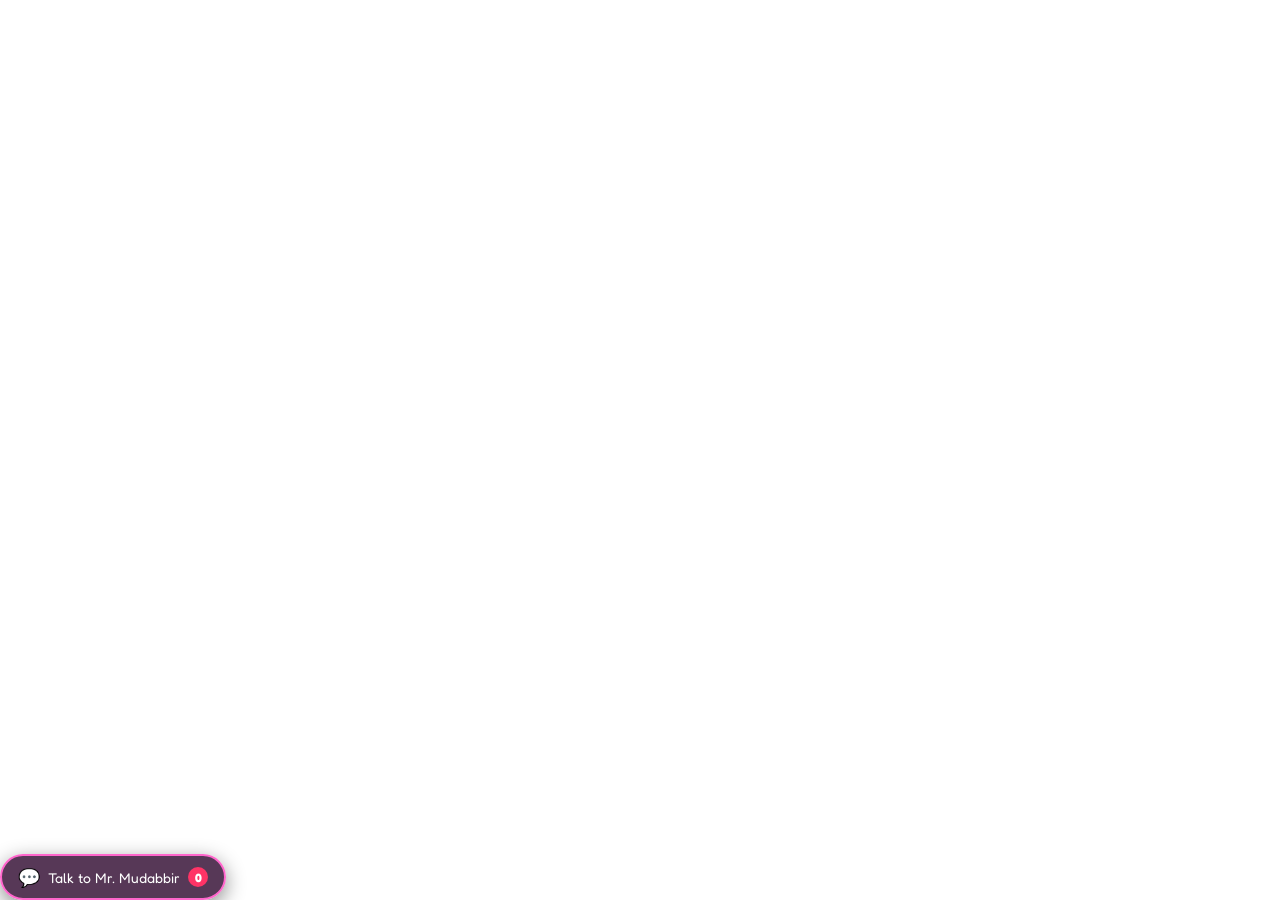
<file: chat/index.html>
<!DOCTYPE html>
<html lang="en">
<head>
  <meta charset="UTF-8" />
  <meta name="viewport" content="width=device-width, initial-scale=1.0" />
  <title>Talk to Mr. Mudabbir</title>
  <link rel="preconnect" href="https://fonts.googleapis.com" />
  <link rel="preconnect" href="https://fonts.gstatic.com" crossorigin />
  <link href="https://fonts.googleapis.com/css2?family=Fredoka+One&family=Nunito:wght@400;600;700;800&display=swap" rel="stylesheet" />
  <link rel="stylesheet" href="styles.css" />
</head>
<body class="collapsed">
  <!-- Collapsed: floating badge -->
  <button id="badge" type="button" aria-label="Open chat with Mr. Mudabbir">
    <span class="badge-emoji">💬</span>
    <span class="badge-label">Talk to Mr.&nbsp;Mudabbir</span>
    <span id="unread" class="unread" hidden>0</span>
  </button>

  <!-- Expanded: chat panel -->
  <section id="panel" aria-hidden="true">
    <header class="panel-head">
      <span class="head-emoji">🧑‍🏫</span>
      <span class="head-title">Mr. Mudabbir</span>
      <button id="collapse" type="button" aria-label="Close chat">✕</button>
    </header>
    <div id="messages" class="messages">
      <div class="hint">Say hi to Mr. Mudabbir! 👋</div>
    </div>
    <form id="composer" class="composer">
      <input id="input" type="text" autocomplete="off" placeholder="Type a message…" maxlength="2000" />
      <button id="send" type="submit" aria-label="Send">➤</button>
    </form>
  </section>

  <script src="chat.js"></script>
</body>
</html>
</file>
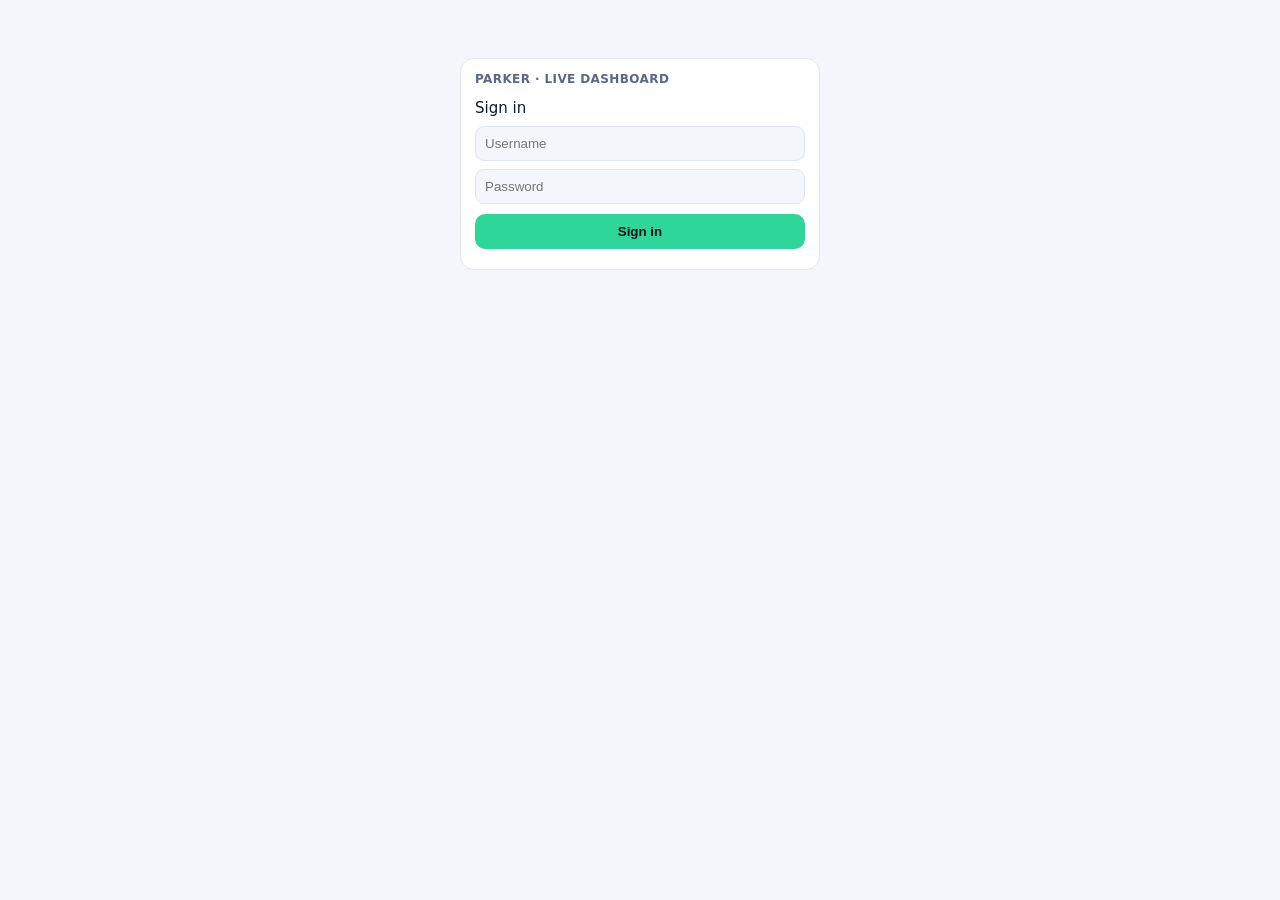
<file: dash/index.html>
<!doctype html><html lang="en"><head><meta charset="utf-8"><meta name="viewport" content="width=device-width,initial-scale=1"><meta name="robots" content="noindex">
<title>Parker live</title><meta name="referrer" content="no-referrer"><style>
:root{--bg:#0b1024;--card:#141b38;--line:#26305a;--ink:#eef1fb;--dim:#97a2c6;--go:#2fd69a;--bad:#ff6b6b;--warn:#ffc857;--hoot:#a78bfa}
@media (prefers-color-scheme:light){:root{--bg:#f4f6fb;--card:#fff;--line:#e2e6f0;--ink:#141a2e;--dim:#5d6785}}
*{box-sizing:border-box}body{margin:0;background:var(--bg);color:var(--ink);font:15px/1.45 system-ui,-apple-system,sans-serif}
.w{max-width:1100px;margin:0 auto;padding:18px 16px 40px}h1{font-size:20px;margin:0}.dim{color:var(--dim)}
.top{display:flex;justify-content:space-between;align-items:center;gap:10px;flex-wrap:wrap}
.pill{display:inline-flex;align-items:center;gap:8px;padding:6px 12px;border-radius:999px;background:var(--card);border:1px solid var(--line);font-weight:700}
.dot{width:10px;height:10px;border-radius:50%;background:var(--dim)}.on .dot{background:var(--go);box-shadow:0 0 0 4px #2fd69a33}
.grid{display:grid;grid-template-columns:repeat(auto-fit,minmax(150px,1fr));gap:10px;margin-top:14px}
.card{background:var(--card);border:1px solid var(--line);border-radius:14px;padding:12px 14px}
.k{font-size:12px;color:var(--dim);font-weight:700;text-transform:uppercase;letter-spacing:.4px}.v{font-size:26px;font-weight:800;margin-top:2px}.s{font-size:13px;color:var(--dim)}
.now{margin-top:14px;font-size:17px;font-weight:700}.now b{color:var(--warn)}
.cols{display:grid;grid-template-columns:2fr 1fr;gap:12px;margin-top:14px}@media (max-width:760px){.cols{grid-template-columns:1fr}}
.feed{max-height:62vh;overflow:auto}.row{display:flex;gap:10px;padding:6px 0;border-bottom:1px solid var(--line);font-size:14px}
.row time{color:var(--dim);min-width:68px;font-variant-numeric:tabular-nums}.ok{color:var(--go)}.bad{color:var(--bad)}.warn{color:var(--warn)}.hoot{color:var(--hoot)}.row span{color:var(--ink)}
.tag{display:inline-block;width:8px;height:8px;border-radius:50%;margin-top:7px;flex:none}
table{width:100%;border-collapse:collapse;font-size:14px}td{padding:5px 2px;border-bottom:1px solid var(--line)}td:last-child{text-align:right}
.fresh{animation:f 1.6s ease-out}@keyframes f{from{background:#2fd69a33}to{background:transparent}}
</style></head><body><div class="w"><div id="login" class="card" style="max-width:360px;margin:40px auto;display:none">
<div class="k">Parker · live dashboard</div><div style="margin:10px 0 6px">Sign in</div>
<input id="lu" placeholder="Username" autocomplete="username" style="width:100%;padding:9px;border-radius:9px;border:1px solid var(--line);background:var(--bg);color:var(--ink);margin-bottom:8px">
<input id="lp" type="password" placeholder="Password" autocomplete="current-password" style="width:100%;padding:9px;border-radius:9px;border:1px solid var(--line);background:var(--bg);color:var(--ink);margin-bottom:10px">
<button id="lb" style="width:100%;padding:10px;border-radius:10px;border:0;background:#2fd69a;color:#04121a;font-weight:800;cursor:pointer">Sign in</button>
<div id="le" class="s" style="margin-top:8px"></div></div><div id="app" style="display:none">
<div class="top"><h1>Parker · live</h1><div class="pill" id="st"><span class="dot"></span><span id="stt">…</span></div></div>
<div class="now" id="now"></div>
<div class="grid" id="kpi"></div>
<div class="cols"><div class="card"><div class="k">What just happened</div><div class="feed" id="feed"></div></div>
<div><div class="card"><div class="k">Boss questions today</div><table id="skills"></table></div>
<div class="card" style="margin-top:12px"><div class="k">Setup</div><div class="s" id="setup"></div></div></div></div>
<div class="dim" style="font-size:12px;margin-top:12px">Updates every 5 s. Times are Eastern. <a style="color:inherit" href="#" id="rep">Full progress report</a> · <a style="color:inherit" href="#" id="out">Sign out</a></div>
</div></div><script>
var API='https://api.qurios.io',K='parker',seen=0,AUTH=null,timer=null;
try{AUTH=sessionStorage.getItem('pa_dash_auth')}catch(e){}
function showLogin(msg){document.getElementById('app').style.display='none';document.getElementById('login').style.display='block';document.getElementById('le').textContent=msg||'';clearInterval(timer)}
function startApp(){document.getElementById('login').style.display='none';document.getElementById('app').style.display='block';load();clearInterval(timer);timer=setInterval(load,5000)}
document.getElementById('lb').onclick=function(){AUTH='Basic '+btoa(document.getElementById('lu').value+':'+document.getElementById('lp').value);
 fetch(API+'/live/data?key='+K,{headers:{authorization:AUTH},cache:'no-store'}).then(function(r){if(r.status===401)throw 0;try{sessionStorage.setItem('pa_dash_auth',AUTH)}catch(e){}startApp()}).catch(function(){showLogin('Wrong username or password.')})};
document.getElementById('lp').addEventListener('keydown',function(e){if(e.key==='Enter')document.getElementById('lb').click()});
document.getElementById('out').onclick=function(e){e.preventDefault();try{sessionStorage.removeItem('pa_dash_auth')}catch(x){}AUTH=null;showLogin('Signed out.')};
document.getElementById('rep').onclick=function(e){e.preventDefault();var w=window.open('','_blank');fetch(API+'/report?key='+K,{headers:{authorization:AUTH}}).then(function(r){return r.text()}).then(function(h){w.document.open();w.document.write(h);w.document.close()})};
function tm(ms){return new Date(ms).toLocaleTimeString('en-US',{timeZone:'America/New_York',hour:'numeric',minute:'2-digit',second:'2-digit'})}
function ago(ms){var s=Math.round((Date.now()-ms)/1000);return s<60?s+' s ago':s<3600?Math.round(s/60)+' min ago':Math.round(s/3600)+' h ago'}
function esc(s){return String(s).replace(/[&<>]/g,function(c){return{'&':'&amp;','<':'&lt;','>':'&gt;'}[c]})}
function kp(k,v,s){return '<div class="card"><div class="k">'+k+'</div><div class="v">'+(v==null?'–':v)+'</div><div class="s">'+(s||'')+'</div></div>'}
function load(){fetch(API+'/live/data?key='+encodeURIComponent(K),{cache:'no-store',headers:{authorization:AUTH}}).then(function(r){if(r.status===401){showLogin('Please sign in again.');throw 0}return r.json()}).then(function(d){
 var st=document.getElementById('st');
 st.className='pill'+(d.active?' on':'');
 document.getElementById('stt').textContent=!d.online?('Laptop offline · last seen '+(d.lastSeen?ago(d.lastSeen):'never')):d.active?('Playing'+(d.game?' · '+d.game:' · on Home')):('App open · not playing (last active '+(d.lastActive?ago(d.lastActive):'never')+')');
 var n=document.getElementById('now');
 if(d.online&&d.stop){n.innerHTML='⏸ In a '+(d.stop.surface==='pit'?'recharge stop':'power-up screen')+' ('+esc(d.stop.game||'')+') for '+Math.round((Date.now()-d.stop.startedAt)/1000)+' s · facts <b>'+Math.min(5,d.stop.factsRight)+' / 5</b> · '+d.stop.typed+' answered';}
 else n.textContent=d.active?(d.game?'▶ Playing '+d.game:'🏠 On Home'):'';
 var t=d.today;
 document.getElementById('kpi').innerHTML=kp('In games today',t.playMin+' min',t.stops+' stops cleared')+kp('Facts',t.facts,(t.factsRightPct==null?'':t.factsRightPct+'% right · '+t.factsFastPct+'% fast'))+
  kp('5 facts in',t.medianFiveS==null?null:t.medianFiveS+' s','his typing time, typical stop')+kp('Boss questions',t.boss,t.bossRightPct==null?'':t.bossRightPct+'% right first try')+
  kp('Guided steps',t.guided,t.guided?t.guidedSolved+' solved on his own after':'')+kp('Watch for',(t.quits+t.oldScreen+(t.junk||0))||0,((t.junk?t.junk+' throwaway answers · ':'')+(t.quits?t.quits+' stops quit · ':'')+(t.oldScreen?t.oldScreen+' old-screen events':''))||'nothing odd');
 document.getElementById('skills').innerHTML=t.skills.length?t.skills.map(function(s){return '<tr><td>'+esc(s.name)+'</td><td>'+s.right+'/'+s.n+'</td></tr>'}).join(''):'<tr><td class="dim">None yet today</td><td></td></tr>';
 document.getElementById('feed').innerHTML=d.feed.map(function(f){return '<div class="row'+(f.at>seen&&seen?' fresh':'')+'"><time>'+tm(f.at)+'</time><i class="tag" style="background:var(--'+({ok:'go',bad:'bad',warn:'warn',hoot:'hoot'}[f.kind]||'dim')+')"></i><span>'+esc(f.text)+'</span></div>'}).join('')||'<div class="dim">Nothing yet.</div>';
 if(d.feed[0])seen=d.feed[0].at;
 document.getElementById('setup').innerHTML='Site settings '+esc(d.manifest||'?')+'<br>App '+esc(d.app||'?');
}).catch(function(){document.getElementById('stt').textContent='Reconnecting…'})}
if(AUTH)startApp();else showLogin();
</script></body></html>
</file>
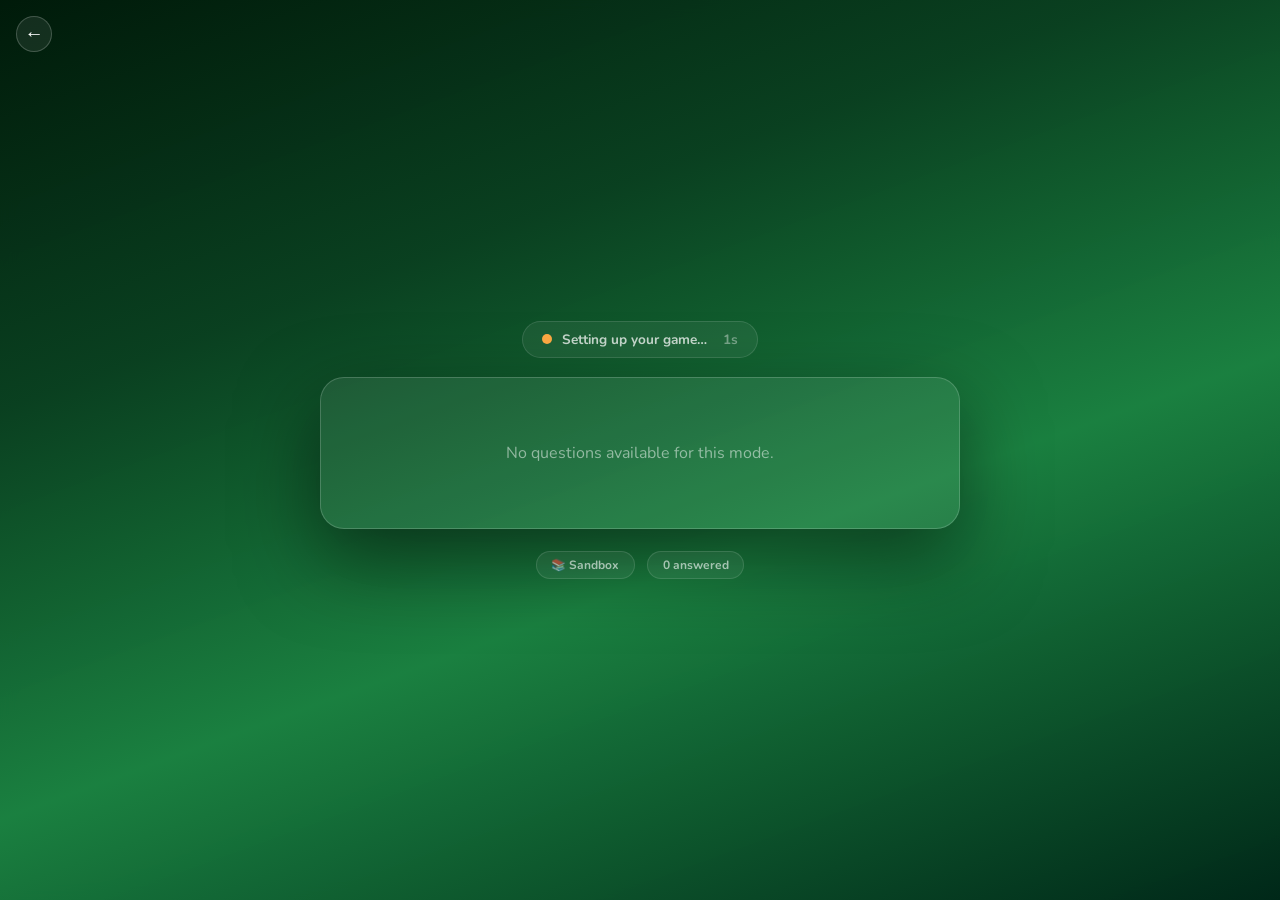
<file: overlay/index.html>
<!DOCTYPE html>
<html lang="en">
<head>
<meta charset="UTF-8">
<title>Setting up…</title>
<link rel="preconnect" href="https://fonts.googleapis.com">
<link href="https://fonts.googleapis.com/css2?family=Fredoka+One&family=Nunito:wght@400;600;700;800;900&display=swap" rel="stylesheet">
<link rel="stylesheet" href="styles.css">
</head>
<body>

<div id="overlay-root">
  <button id="exit-btn" title="Back to arcade (Esc Esc)">←</button>

  <div class="status-row">
    <span id="status-pulse" class="status-pulse"></span>
    <span id="status-text">Setting up your game…</span>
    <span id="status-elapsed">0s</span>
  </div>

  <div id="ready-banner" class="ready-banner hidden">
    🎮 <strong>Game ready!</strong> Answer this correctly and you're in.
  </div>

  <div id="manual-banner" class="manual-banner hidden">
    Hmm, taking longer than expected.
    <button id="manual-go">I'm ready to play →</button>
  </div>

  <div id="question-card" class="question-card">
    <div id="question-loading" class="question-loading">Loading questions…</div>
    <div id="question-content" class="hidden">
      <div class="topic-tag" id="q-topic"></div>
      <div class="stem" id="q-stem"></div>
      <img id="q-diagram" class="diagram hidden" alt="">
      <div id="q-readlock" class="readlock hidden">
        <span class="readlock-icon">📖</span>
        <span class="readlock-text dots-cycle">Read carefully</span>
      </div>
      <div class="choices" id="q-choices"></div>
      <div id="q-feedback" class="feedback hidden"></div>
    </div>
  </div>

  <div class="footer-row">
    <span id="streak-pill" class="streak-pill">📚 Sandbox</span>
    <span id="answered-pill" class="streak-pill">0 answered</span>
  </div>
</div>

<script src="/env.js"></script>
<script src="/event-types.js"></script>
<script>window.__EVENT_SOURCE = 'arcade-hub-overlay';</script>
<script src="/event-logger.js"></script>
<script src="/progress-client.js"></script>
<script src="overlay.js"></script>
<script>
  // Fire one event per overlay mount so Mudaber can count question-shown events
  // even before the question itself renders (catches mount errors).
  if (window.arcadeLog && window.ARCADE_EVENT_TYPES) {
    var qs = new URLSearchParams(location.search);
    window.arcadeLog.event(window.ARCADE_EVENT_TYPES.OVERLAY_LOAD, {
      mode: qs.get('mode'),
      is_break: qs.get('break') === '1',
    }, {
      game_key: qs.get('game'),
      device_local_key: qs.get('player'),
    });
  }
</script>
</body>
</html>
</file>
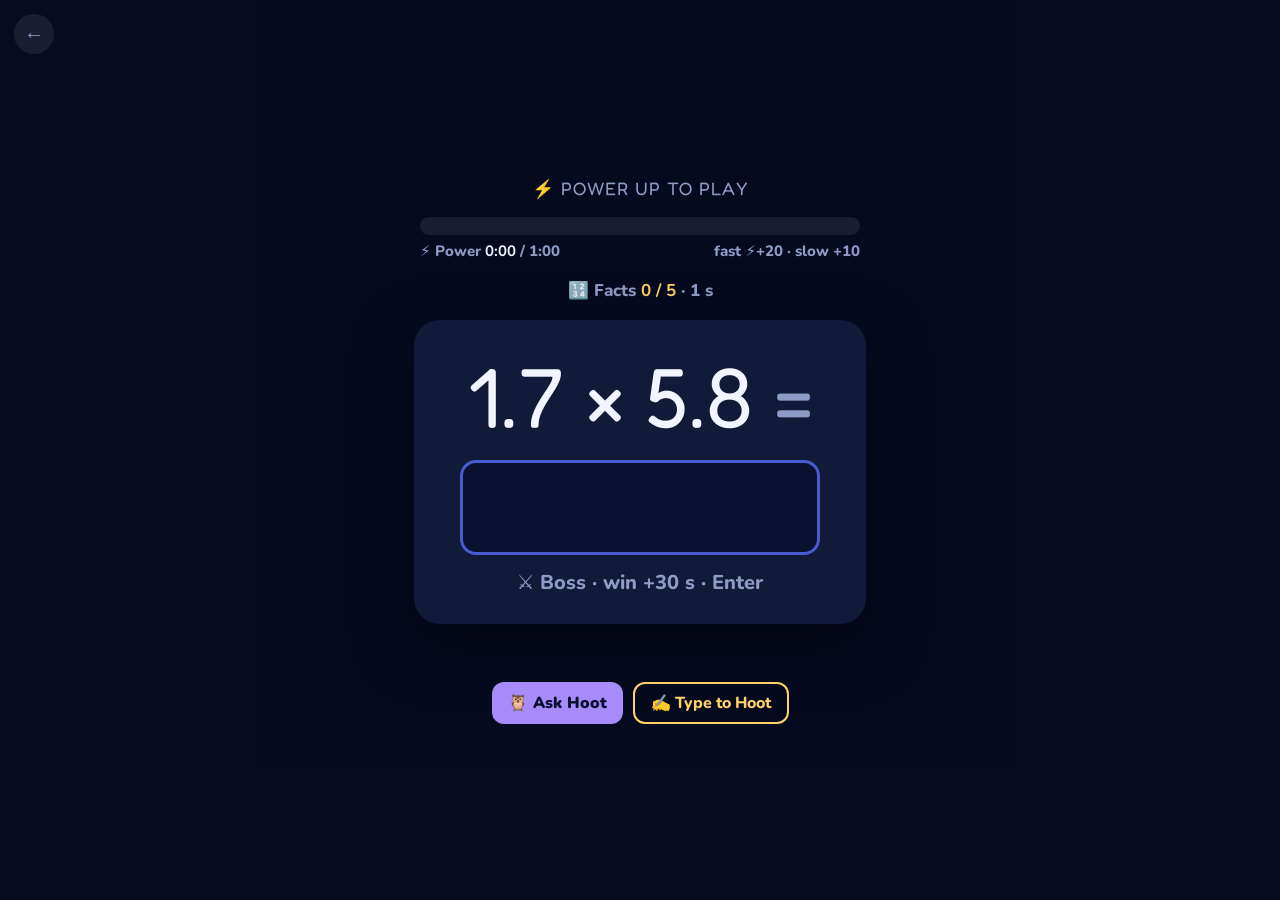
<file: pit/index.html>
<!DOCTYPE html>
<html lang="en">
<head>
<meta charset="UTF-8">
<title>Pit stop</title>
<link rel="preconnect" href="https://fonts.googleapis.com">
<link href="https://fonts.googleapis.com/css2?family=Fredoka+One&family=Nunito:wght@600;800;900&display=swap" rel="stylesheet" media="print" onload="this.media='all'">
<style>
  :root { --bg: rgba(6, 10, 30, 0.94); --card: #121a3a; --ink: #f2f5ff; --dim: #8f9bc7; --go: #00e5a8; --miss: #ff6b6b; --gold: #ffd166; }
  * { box-sizing: border-box; }
  html, body { margin: 0; height: 100%; background: var(--bg); color: var(--ink); font-family: Nunito, system-ui, sans-serif; overflow: hidden; }
  #root { height: 100%; display: flex; flex-direction: column; align-items: center; justify-content: center; gap: 18px; transition: opacity .25s; }
  #root.fading { opacity: 0; }
  #exit { position: fixed; top: 14px; left: 14px; width: 40px; height: 40px; border-radius: 50%; border: 0; background: #ffffff14; color: var(--dim); font-size: 20px; cursor: pointer; }
  .label { font-family: 'Fredoka One', sans-serif; letter-spacing: 1px; color: var(--dim); font-size: 18px; text-transform: uppercase; }
  .gauge { width: 440px; display: flex; flex-direction: column; gap: 6px; }
  .tank { height: 18px; border-radius: 9px; background: #ffffff14; overflow: hidden; }
  .tank i { display: block; height: 100%; width: 0; background: linear-gradient(90deg, #ffd166, #00e5a8); transition: width .3s; }
  .tankrow { display: flex; justify-content: space-between; font-weight: 800; font-size: 15px; color: var(--dim); }
  .tankrow b { color: var(--ink); }
  .factline { font-weight: 800; font-size: 17px; color: var(--dim); }
  .factline b { color: var(--gold); }
  .earn { color: var(--go); font-weight: 900; min-width: 60px; text-align: right; }
  .card { background: var(--card); border-radius: 26px; padding: 34px 46px 28px; min-width: 440px; text-align: center; box-shadow: 0 20px 60px #0008; }
  .fact { font-family: 'Fredoka One', sans-serif; font-size: 84px; line-height: 1; white-space: nowrap; }
  .fact .eq { color: var(--dim); }
  input { margin-top: 22px; width: 220px; font: 900 56px Nunito, sans-serif; text-align: center; color: var(--ink); background: #0a1030; border: 3px solid #2a3570; border-radius: 16px; padding: 6px 10px; outline: none; caret-color: var(--go); }
  input:focus { border-color: #4a5bd0; }
  .card.right { box-shadow: 0 0 0 4px var(--go), 0 20px 60px #0008; }
  .card.wrong { box-shadow: 0 0 0 4px var(--miss), 0 20px 60px #0008; }
  .hint { min-height: 26px; margin-top: 14px; font-weight: 800; font-size: 20px; color: var(--dim); }
  .hint.miss { color: var(--miss); }
  .fact.long { font-family: Nunito, system-ui, sans-serif; font-weight: 800; font-size: 30px; line-height: 1.3; white-space: normal; max-width: 640px; }
  .fact.mid { font-size: 56px; }
  .ask { color: var(--gold); font-weight: 800; font-size: 17px; margin-top: 10px; }
  #hootbtns { display: flex; gap: 10px; }
  .sayit { margin-top: 8px; font: 800 15px Nunito, sans-serif; padding: 6px 12px; border-radius: 10px; border: 2px solid var(--gold); background: transparent; color: var(--gold); cursor: pointer; }
  #talkhoot { margin-top: 2px; font: 900 16px Nunito, sans-serif; padding: 8px 16px; border-radius: 12px; border: 0; background: #a78bfa; color: #0a1030; cursor: pointer; }
  #talkhoot.live { background: #ff6b6b; color: #fff; }
  #callhoot { margin-top: 2px; font: 900 16px Nunito, sans-serif; padding: 8px 16px; border-radius: 12px; border: 0; background: #a78bfa; color: #0a1030; cursor: pointer; user-select: none; }
  #callhoot.live { background: #ff6b6b; color: #fff; }
  #askhoot { margin-top: 2px; font: 800 16px Nunito, sans-serif; padding: 8px 16px; border-radius: 12px; border: 2px solid var(--gold); background: transparent; color: var(--gold); cursor: pointer; }
  #hootbox { width: min(640px, 92vw); background: #1b2550; border: 2px solid #a78bfa; border-radius: 18px; padding: 14px 16px; text-align: left; }
  .hb-gloss { color: var(--ink); font-weight: 700; font-size: 16px; line-height: 1.45; }
  .hb-say { color: #d9ccff; font-weight: 800; font-size: 17px; margin-top: 10px; min-height: 22px; }
  .hb-row { display: flex; gap: 8px; margin-top: 10px; }
  .hb-row input { flex: 1; font: 700 16px Nunito, sans-serif; padding: 8px 10px; border-radius: 10px; border: 2px solid #2a3570; background: #0a1030; color: var(--ink); margin: 0; width: auto; text-align: left; }
  .hb-row button { font: 800 15px Nunito, sans-serif; padding: 8px 12px; border-radius: 10px; border: 0; background: #a78bfa; color: #0a1030; cursor: pointer; }
  .gtitle { color: var(--gold); font-weight: 900; font-size: 16px; letter-spacing: .5px; }
  .gq { color: var(--ink); font-size: 21px; font-weight: 800; line-height: 1.4; margin: 6px auto 0; max-width: 620px; }
  .gsub { color: var(--dim); font-size: 17px; font-weight: 700; margin-top: 8px; }
  .gsub b { color: var(--ink); }
  .steps { text-align: left; margin: 10px auto 0; max-width: 600px; color: var(--ink); font-size: 17px; font-weight: 700; line-height: 1.5; }
  .steps li { margin: 2px 0; }
  .hint .pat { color: var(--ink); font-size: 17px; font-weight: 700; margin-top: 6px; opacity: .85; }
  .hint b { color: var(--ink); }
  .sub { color: var(--dim); font-weight: 700; font-size: 15px; min-height: 20px; }
  #go { display: none; margin-top: 6px; font: 900 20px Nunito, sans-serif; padding: 12px 26px; border: 0; border-radius: 14px; background: linear-gradient(135deg, #00ffcc, #0088ff); color: #001a33; cursor: pointer; }
  .loading-dot { display: inline-block; width: 9px; height: 9px; border-radius: 50%; background: var(--gold); margin-right: 6px; animation: p 1s infinite; }
  @keyframes p { 50% { opacity: .2; } }
</style>
</head>
<body>
<button id="exit" title="Back to arcade">←</button>
<div id="root">
  <div class="label" id="label">Pit stop</div>
  <div class="gauge" id="gauge"><div class="tank"><i id="tankfill"></i></div>
    <div class="tankrow"><span>⚡ Power <b id="tankms">0:00</b> / <span id="tankneed">3:00</span></span><span class="earn" id="earn"></span><span id="rates"></span></div></div>
  <div class="factline" id="factline"></div>
  <div class="card" id="card">
    <div class="fact" id="fact">&nbsp;</div>
    <input id="ans" inputmode="numeric" autocomplete="off" autocapitalize="off" spellcheck="false" maxlength="4" aria-label="Your answer">
    <div class="hint" id="hint">Type it + Enter</div>
  </div>
  <div class="sub" id="sub"></div>
  <button id="go">Start game →</button>
  <div id="hootbtns"><button id="talkhoot">🦉 Ask Hoot</button><button id="callhoot" style="display:none">📞 Hold to talk to Hoot</button><button id="askhoot" style="display:none">✍️ Type to Hoot</button></div>
  <div id="hootbox" style="display:none">
    <div class="hb-gloss" id="hbgloss"></div>
    <div class="hb-say" id="hbsay"></div>
    <div class="hb-row"><input id="hbq" placeholder="Ask Hoot a question…" autocomplete="off"><button id="hbsend">Ask</button><button id="hbmic" style="display:none" title="Hold to talk">🎤 Hold</button><button id="hbclose">Close</button></div>
  </div>
</div>

<script src="/env.js"></script>
<script src="/event-types.js"></script>
<script>window.__EVENT_SOURCE = 'arcade-hub-pit';</script>
<script src="/event-logger.js"></script>
<script src="/learning.js"></script>
<script src="/focus.js"></script>
<script src="/facts.js"></script>
<script src="/school.js"></script>
<script src="/hoot-voice.js"></script>
<script src="pit.js"></script>
</body>
</html>
</file>
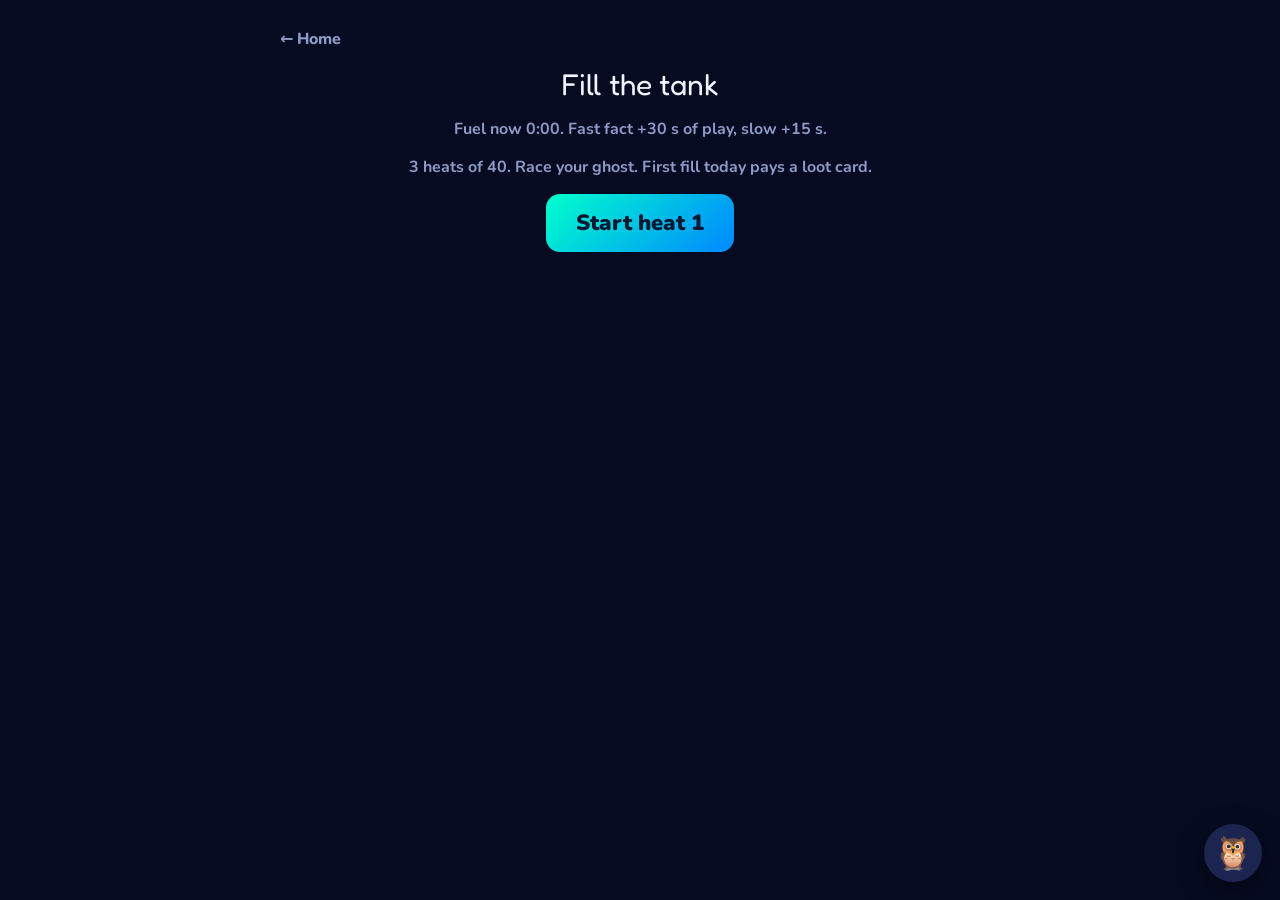
<file: run/index.html>
<!DOCTYPE html>
<html lang="en">
<head>
<meta charset="UTF-8">
<title>Fill the tank</title>
<link rel="preconnect" href="https://fonts.googleapis.com">
<link href="https://fonts.googleapis.com/css2?family=Fredoka+One&family=Nunito:wght@600;800;900&display=swap" rel="stylesheet">
<style>
  :root { --bg: #070b22; --card: #121a3a; --ink: #f2f5ff; --dim: #8f9bc7; --go: #00e5a8; --miss: #ff6b6b; --gold: #ffd166; --ghost: #a78bfa; }
  * { box-sizing: border-box; }
  html, body { margin: 0; min-height: 100%; background: var(--bg); color: var(--ink); font-family: Nunito, system-ui, sans-serif; }
  .wrap { max-width: 760px; margin: 0 auto; padding: 28px 20px 40px; display: flex; flex-direction: column; align-items: center; gap: 16px; }
  .top { width: 100%; display: flex; justify-content: space-between; align-items: center; }
  .home { color: var(--dim); text-decoration: none; font-weight: 800; }
  h1 { font-family: 'Fredoka One', sans-serif; font-weight: 400; margin: 0; font-size: 30px; }
  .dim { color: var(--dim); font-weight: 700; }
  .track { width: 100%; background: #ffffff10; border-radius: 12px; height: 34px; position: relative; overflow: hidden; }
  .bar { position: absolute; left: 0; top: 0; bottom: 0; border-radius: 12px; }
  .bar.me { background: linear-gradient(90deg, #00ffcc, #0088ff); height: 18px; top: 2px; }
  .bar.ghost { background: var(--ghost); opacity: .55; height: 10px; top: 22px; }
  .row { width: 100%; display: flex; justify-content: space-between; font-weight: 800; }
  .card { background: var(--card); border-radius: 26px; padding: 34px 46px 28px; min-width: 440px; text-align: center; box-shadow: 0 20px 60px #0008; }
  .card.right { box-shadow: 0 0 0 4px var(--go), 0 20px 60px #0008; }
  .card.wrong { box-shadow: 0 0 0 4px var(--miss), 0 20px 60px #0008; }
  .fact { font-family: 'Fredoka One', sans-serif; font-size: 84px; line-height: 1; white-space: nowrap; }
  .fact .eq { color: var(--dim); }
  input { margin-top: 22px; width: 220px; font: 900 56px Nunito, sans-serif; text-align: center; color: var(--ink); background: #0a1030; border: 3px solid #2a3570; border-radius: 16px; padding: 6px 10px; outline: none; }
  .hint { min-height: 26px; margin-top: 14px; font-weight: 800; font-size: 20px; color: var(--dim); }
  .hint.miss { color: var(--miss); }
  .hint .pat { color: var(--ink); font-size: 17px; font-weight: 700; margin-top: 6px; opacity: .85; }
  .lag { font-size: 12px; color: var(--dim); }
  .lag i { display: inline-block; width: 8px; height: 8px; border-radius: 50%; background: var(--go); margin-right: 4px; }
  button.big { font: 900 22px Nunito, sans-serif; padding: 14px 30px; border: 0; border-radius: 14px; background: linear-gradient(135deg, #00ffcc, #0088ff); color: #001a33; cursor: pointer; }
  .stats { display: grid; grid-template-columns: repeat(2, 1fr); gap: 10px; width: 100%; }
  .stat { background: var(--card); border-radius: 16px; padding: 14px 18px; }
  .stat b { display: block; font-size: 28px; font-family: 'Fredoka One', sans-serif; font-weight: 400; }
  .loot { display: flex; gap: 14px; }
  .lootcard { width: 150px; height: 190px; border-radius: 18px; border: 0; cursor: pointer; font: 900 16px Nunito, sans-serif; color: #001a33; display: flex; flex-direction: column; align-items: center; justify-content: center; gap: 8px; padding: 10px; }
  .lootcard .em { font-size: 52px; }
  .common { background: #b8c4e8; } .rare { background: #7cc8ff; } .epic { background: #c9a0ff; } .legendary { background: var(--gold); }
  .odds { font-size: 12px; color: var(--dim); }
  .hidden { display: none !important; }
</style>
</head>
<body>
<div class="wrap">
  <div class="top"><a class="home" href="/home/" id="home">← Home</a><span class="dim" id="heatlabel"></span></div>

  <!-- Intro -->
  <section id="intro" class="wrap" style="padding:0">
    <h1>Fill the tank</h1>
    <div class="dim" id="introtext">3 heats of 40 right answers. Race your ghost.</div>
    <div class="dim" id="introsub"></div>
    <button class="big" id="start">Start heat 1</button>
  </section>

  <!-- Heat -->
  <section id="heat" class="wrap hidden" style="padding:0">
    <div class="row"><span id="count">0 / 40</span><span>Fuel <b id="fuel">0:00</b> <span id="earn" style="color:var(--go)"></span></span><span id="clock">0.0 s</span></div>
    <div class="track"><div class="bar me" id="me"></div><div class="bar ghost" id="ghost"></div></div>
    <div class="row dim"><span>You</span><span id="ghostlabel">Ghost: none yet</span></div>
    <div class="card" id="card">
      <div class="fact" id="fact">&nbsp;</div>
      <input id="ans" inputmode="numeric" autocomplete="off" maxlength="4" aria-label="Your answer">
      <div class="hint" id="hint">Type it, then Enter</div>
    </div>
    <div class="lag"><i id="lagdot"></i>input lag <span id="lag">0</span> ms</div>
  </section>

  <!-- Between heats -->
  <section id="between" class="wrap hidden" style="padding:0">
    <h1 id="btitle">Heat done</h1>
    <div class="dim" id="btext"></div>
    <button class="big" id="nextheat">Next heat</button>
  </section>

  <!-- Receipt -->
  <section id="receipt" class="wrap hidden" style="padding:0">
    <h1>Run complete</h1>
    <div class="stats" id="stats"></div>
    <div class="dim">The Vault (careful work) joins the Run next week.</div>
    <div id="lootwrap" class="wrap" style="padding:0">
      <div class="dim">Pick a loot card</div>
      <div class="loot" id="loot"></div>
      <div class="odds">Odds: common 60% · rare 28% · epic 10% · legendary 2%. Beat your ghost for better odds.</div>
    </div>
    <div class="dim" id="perk"></div>
    <a href="/home/"><button class="big">Back to games</button></a>
  </section>
</div>

<script src="/env.js"></script>
<script src="/event-types.js"></script>
<script>window.__EVENT_SOURCE = 'arcade-hub-run';</script>
<script src="/event-logger.js"></script>
<script src="/learning.js"></script>
<script src="/focus.js"></script>
<script src="/facts.js"></script>
<script src="/hoot-lite.js"></script>
<script src="run.js"></script>
</body>
</html>
</file>
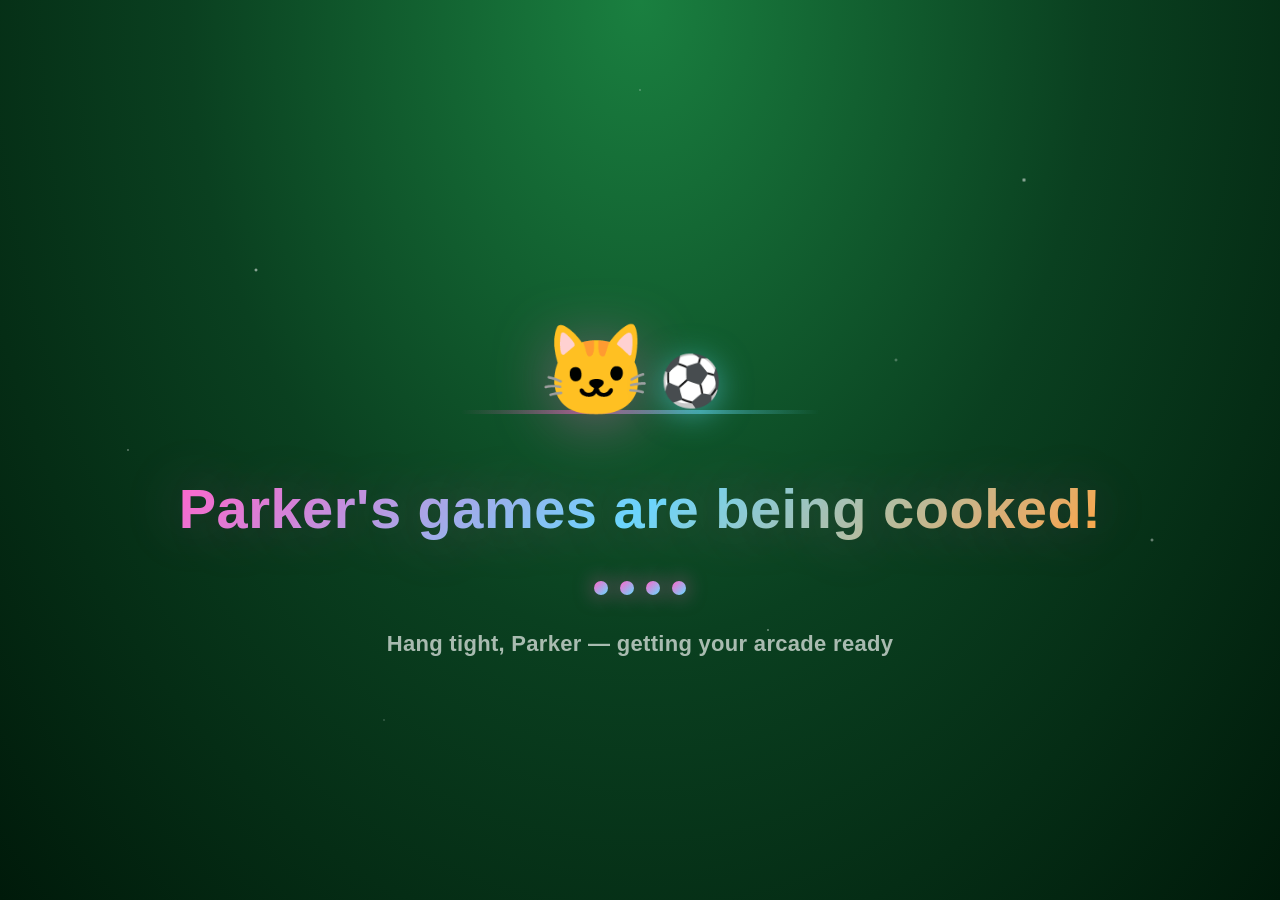
<file: splash/index.html>
<!DOCTYPE html>
<html lang="en">
<head>
<meta charset="UTF-8">
<meta name="viewport" content="width=device-width, initial-scale=1.0">
<title>Parker's Arcade — loading…</title>
<style>
  :root {
    color-scheme: dark;
  }
  * { box-sizing: border-box; }
  html, body {
    margin: 0; padding: 0;
    width: 100vw; height: 100vh;
    overflow: hidden;
    background: radial-gradient(ellipse at top, #1a8040 0%, #0a4020 50%, #001a0a 100%);
    color: #fff;
    font-family: -apple-system, 'Avenir Next', 'Helvetica Neue', sans-serif;
    user-select: none;
    -webkit-user-select: none;
    cursor: none;
  }

  /* Twinkling stars in the background */
  body::before {
    content: '';
    position: fixed;
    inset: 0;
    background-image:
      radial-gradient(2px 2px at 20% 30%, rgba(255,255,255,.8), transparent),
      radial-gradient(1.5px 1.5px at 60% 70%, rgba(255,255,255,.6), transparent),
      radial-gradient(2.5px 2.5px at 80% 20%, rgba(255,255,255,.7), transparent),
      radial-gradient(1px 1px at 30% 80%, rgba(255,255,255,.5), transparent),
      radial-gradient(2px 2px at 90% 60%, rgba(255,255,255,.6), transparent),
      radial-gradient(1.5px 1.5px at 10% 50%, rgba(255,255,255,.5), transparent),
      radial-gradient(1px 1px at 50% 10%, rgba(255,255,255,.7), transparent),
      radial-gradient(2px 2px at 70% 40%, rgba(255,255,255,.4), transparent);
    animation: twinkle 4s ease-in-out infinite;
  }
  @keyframes twinkle {
    0%, 100% { opacity: 0.6; }
    50% { opacity: 1; }
  }

  .stage {
    height: 100vh;
    width: 100vw;
    display: flex;
    flex-direction: column;
    align-items: center;
    justify-content: center;
    gap: 32px;
    position: relative;
    z-index: 1;
  }

  /* Cat + ball scene */
  .scene {
    position: relative;
    width: 360px;
    height: 200px;
    display: flex;
    align-items: flex-end;
    justify-content: center;
  }

  .ground {
    position: absolute;
    bottom: 30px;
    left: 0; right: 0;
    height: 4px;
    background: linear-gradient(90deg, transparent, rgba(255, 102, 204, 0.5), rgba(102, 221, 255, 0.5), transparent);
    border-radius: 4px;
  }

  .cat {
    position: absolute;
    bottom: 28px;
    left: 80px;
    font-size: 90px;
    line-height: 1;
    animation: catBounce 0.7s ease-in-out infinite;
    transform-origin: bottom center;
    filter: drop-shadow(0 10px 30px rgba(255, 102, 204, 0.4));
  }
  @keyframes catBounce {
    0%, 100% { transform: translateY(0) rotate(-3deg); }
    50% { transform: translateY(-12px) rotate(3deg); }
  }

  .ball {
    position: absolute;
    bottom: 38px;
    left: 200px;
    font-size: 50px;
    line-height: 1;
    animation: ballRoll 1.4s ease-in-out infinite;
    filter: drop-shadow(0 6px 16px rgba(102, 221, 255, 0.5));
  }
  @keyframes ballRoll {
    0%   { transform: translateX(0) rotate(0deg); }
    25%  { transform: translateX(60px) rotate(180deg); }
    50%  { transform: translateX(0) rotate(360deg); }
    75%  { transform: translateX(-60px) rotate(540deg); }
    100% { transform: translateX(0) rotate(720deg); }
  }

  /* Title */
  h1 {
    font-family: 'Fredoka One', 'Avenir Next', sans-serif;
    font-weight: 800;
    font-size: 56px;
    margin: 0;
    letter-spacing: 0.5px;
    text-align: center;
    background: linear-gradient(135deg, #ff66cc 0%, #66ddff 50%, #ffaa44 100%);
    -webkit-background-clip: text;
    background-clip: text;
    color: transparent;
    text-shadow: 0 0 60px rgba(255, 102, 204, 0.3);
    animation: titlePulse 3s ease-in-out infinite;
  }
  @keyframes titlePulse {
    0%, 100% { transform: scale(1); }
    50% { transform: scale(1.02); }
  }

  /* Loading dots */
  .loader {
    display: flex;
    gap: 12px;
    margin-top: 8px;
  }
  .loader span {
    width: 14px;
    height: 14px;
    border-radius: 50%;
    background: linear-gradient(135deg, #ff66cc, #66ddff);
    animation: dotPulse 1.2s ease-in-out infinite;
    box-shadow: 0 0 20px rgba(255, 102, 204, 0.6);
  }
  .loader span:nth-child(2) { animation-delay: 0.15s; }
  .loader span:nth-child(3) { animation-delay: 0.3s; }
  .loader span:nth-child(4) { animation-delay: 0.45s; }
  @keyframes dotPulse {
    0%, 80%, 100% { transform: scale(0.7); opacity: 0.4; }
    40% { transform: scale(1.2); opacity: 1; }
  }

  .subtitle {
    font-size: 22px;
    font-weight: 600;
    margin-top: 4px;
    color: rgba(255, 255, 255, 0.65);
    letter-spacing: 0.3px;
    animation: subtitleFade 2s ease-in-out infinite;
  }
  @keyframes subtitleFade {
    0%, 100% { opacity: 0.4; }
    50% { opacity: 1; }
  }
</style>
</head>
<body>
  <div class="stage">
    <div class="scene">
      <div class="ground"></div>
      <div class="cat">🐱</div>
      <div class="ball">⚽</div>
    </div>
    <h1>Parker's games are being cooked!</h1>
    <div class="loader">
      <span></span>
      <span></span>
      <span></span>
      <span></span>
    </div>
    <div class="subtitle">Hang tight, Parker — getting your arcade ready</div>
  </div>
</body>
</html>
</file>
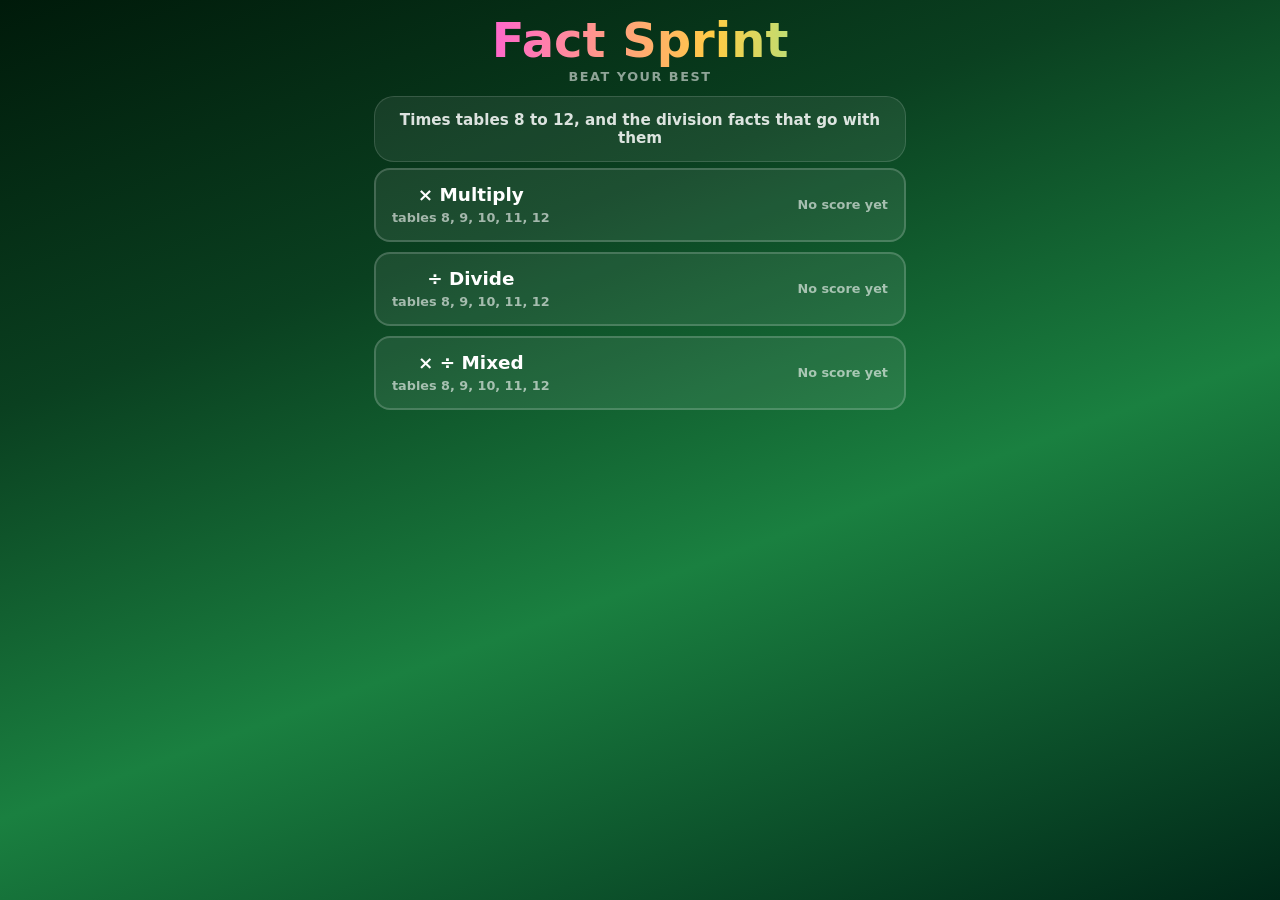
<file: games/fact-sprint/index.html>
<!doctype html>
<html lang="en">
<head>
<meta charset="utf-8" />
<meta name="viewport" content="width=device-width, initial-scale=1, user-scalable=no" />
<title>Fact Sprint</title>
<style>
  :root { --pink:#ff66cc; --gold:#ffcc44; --mint:#44ffcc; --violet:#aa44ff; --ok:#44ff99; --bad:#ff5566; }
  * { margin:0; padding:0; box-sizing:border-box; }
  html, body { height:100%; }
  body {
    background:linear-gradient(160deg,#001a0a 0%,#0a4020 30%,#1a8040 60%,#002818 100%);
    font-family:Nunito, ui-rounded, "SF Pro Rounded", system-ui, -apple-system, "Segoe UI", sans-serif;
    color:#fff; overflow:hidden; user-select:none; -webkit-user-select:none;
  }
  .wrap { height:100%; max-width:560px; margin:0 auto; padding:14px 14px 10px; display:flex; flex-direction:column; align-items:center; }
  .title {
    font-family:"Fredoka One", ui-rounded, system-ui, sans-serif; font-weight:800;
    font-size:clamp(2rem,7vw,3rem); line-height:1.1; text-align:center;
    background:linear-gradient(90deg,#ff66cc,#ffcc44,#44ffcc,#aa44ff,#ff66cc); background-size:300% 100%;
    -webkit-background-clip:text; background-clip:text; -webkit-text-fill-color:transparent; animation:shimmer 4s linear infinite;
  }
  @keyframes shimmer { 0%{background-position:0% 50%} 100%{background-position:300% 50%} }
  .sub { font-size:.8rem; font-weight:700; color:rgba(255,255,255,.55); letter-spacing:.12em; text-transform:uppercase; text-align:center; margin:2px 0 12px; }
  .screen { display:none; width:100%; flex:1; min-height:0; flex-direction:column; align-items:center; }
  .screen.on { display:flex; }
  .panel { width:100%; background:rgba(255,255,255,.07); border:1.5px solid rgba(255,255,255,.14); border-radius:20px; padding:14px; }
  .modes { display:flex; flex-direction:column; gap:10px; width:100%; margin-top:6px; }
  .btn {
    font:inherit; font-weight:800; font-size:1.15rem; color:#fff; cursor:pointer; border:2px solid rgba(255,255,255,.18);
    border-radius:16px; padding:14px 16px; background:rgba(255,255,255,.08); display:flex; justify-content:space-between; align-items:center;
    transition:transform .15s cubic-bezier(.34,1.56,.64,1), border-color .15s;
  }
  .btn:hover { transform:translateY(-3px) scale(1.02); border-color:var(--gold); }
  .btn small { font-size:.8rem; font-weight:700; color:rgba(255,255,255,.6); }
  .btn.go { background:linear-gradient(90deg,var(--pink),var(--violet)); border-color:transparent; justify-content:center; }
  .focus { text-align:center; font-weight:700; color:rgba(255,255,255,.85); font-size:.95rem; }
  .hud { display:flex; width:100%; justify-content:space-between; font-weight:800; font-size:1rem; margin-bottom:8px; }
  .hud span b { color:var(--gold); font-size:1.2rem; }
  .bar { width:100%; height:12px; border-radius:8px; background:rgba(255,255,255,.12); overflow:hidden; margin-bottom:10px; }
  .bar > i { display:block; height:100%; width:100%; background:linear-gradient(90deg,var(--mint),var(--gold),var(--pink)); transform-origin:left; }
  .prompt { font-family:"Fredoka One", ui-rounded, system-ui, sans-serif; font-weight:800; font-size:clamp(2.6rem,12vw,4.2rem); text-align:center; margin:6px 0 2px; min-height:1.2em; letter-spacing:.02em; }
  .ans { font-weight:800; font-size:clamp(2rem,9vw,3rem); text-align:center; min-height:1.3em; min-width:5ch; border-bottom:4px solid rgba(255,255,255,.3); margin-bottom:6px; color:var(--gold); }
  .ans.ok { color:var(--ok); border-color:var(--ok); } .ans.bad { color:var(--bad); border-color:var(--bad); }
  .fb { min-height:1.5em; font-weight:800; font-size:1.05rem; color:var(--bad); text-align:center; margin-bottom:6px; }
  .pad { display:grid; grid-template-columns:repeat(3,1fr); gap:8px; width:100%; max-width:380px; margin-top:auto; }
  .pad button, #text { font:inherit; font-weight:800; font-size:1.7rem; color:#fff; cursor:pointer; padding:12px 0; border-radius:16px; background:rgba(255,255,255,.1); border:2px solid rgba(255,255,255,.16); }
  .pad button:active { background:rgba(255,204,68,.35); transform:scale(.96); }
  .pad .enter { background:linear-gradient(90deg,var(--pink),var(--violet)); border-color:transparent; }
  #text { display:none; width:100%; max-width:380px; margin-top:auto; font-size:1.4rem; padding:12px; text-align:center; user-select:text; -webkit-user-select:text; }
  .big { font-family:"Fredoka One", ui-rounded, system-ui, sans-serif; font-weight:800; font-size:clamp(3rem,16vw,5rem); color:var(--gold); text-align:center; line-height:1; }
  .lbl { text-align:center; font-weight:700; color:rgba(255,255,255,.65); font-size:.85rem; letter-spacing:.1em; text-transform:uppercase; margin-bottom:8px; }
  .stats { display:flex; gap:10px; justify-content:center; flex-wrap:wrap; margin:10px 0; }
  .pill { background:rgba(255,255,255,.07); border:1.5px solid rgba(255,255,255,.12); border-radius:30px; padding:.4rem 1rem; font-weight:700; color:rgba(255,255,255,.7); }
  .pill b { color:#fff; font-size:1.05rem; }
  .newbest { text-align:center; color:var(--mint); font-weight:800; font-size:1.2rem; min-height:1.5em; }
  .again { width:100%; text-align:left; font-size:.95rem; color:rgba(255,255,255,.8); line-height:1.6; }
  .row { display:flex; gap:10px; width:100%; margin-top:12px; }
  .row .btn { flex:1; justify-content:center; }
  .paused { position:fixed; inset:0; background:rgba(0,26,10,.88); display:none; align-items:center; justify-content:center; font-weight:800; font-size:1.6rem; z-index:5; }
  .paused.on { display:flex; }
  .warn { font-size:.75rem; color:rgba(255,255,255,.4); margin-top:6px; text-align:center; }
</style>
</head>
<body>
<div class="wrap">
  <div class="title">Fact Sprint</div>
  <div class="sub" id="sub">Beat your best</div>

  <section class="screen on" id="menu">
    <div class="panel"><div class="focus" id="focus"></div></div>
    <div class="modes" id="modes"></div>
    <div class="warn" id="warn"></div>
  </section>

  <section class="screen" id="play">
    <div class="hud"><span>Score <b id="score">0</b></span><span id="mlabel"></span><span><b id="left">60</b>s</span></div>
    <div class="bar"><i id="bar"></i></div>
    <div class="prompt" id="prompt"></div>
    <div class="ans" id="ans"></div>
    <div class="fb" id="fb"></div>
    <div class="pad" id="pad"></div>
    <input id="text" type="text" autocomplete="off" autocapitalize="off" spellcheck="false" placeholder="Type the answer, press Enter" />
  </section>

  <section class="screen" id="result">
    <div class="panel" style="margin-top:6px">
      <div class="lbl">Facts per minute</div>
      <div class="big" id="fpm">0</div>
      <div class="newbest" id="newbest"></div>
      <div class="stats"><span class="pill">Right <b id="rRight">0</b></span><span class="pill">Missed <b id="rWrong">0</b></span><span class="pill">Best <b id="rBest">0</b></span></div>
      <div class="again" id="again"></div>
    </div>
    <div class="row"><button class="btn go" id="btnAgain">Go again</button><button class="btn" id="btnMenu">Menu</button></div>
  </section>
</div>
<div class="paused" id="paused">Paused</div>

<script>
(function () {
  'use strict';
  var $ = function (id) { return document.getElementById(id); };
  var LS = 'factSprint.';
  function lsGet(k, d) { try { var v = localStorage.getItem(LS + k); return v ? JSON.parse(v) : d; } catch (e) { return d; } }
  function lsSet(k, v) { try { localStorage.setItem(LS + k, JSON.stringify(v)); } catch (e) {} }

  // ---- drill set: games/fact-sprint/drills.json (override with ?drills=other.json). Last good copy is cached for offline.
  var FALLBACK = { focus: '', roundSeconds: 60, slowMs: 3000, operations: ['mul', 'div'], tables: [8, 9, 10, 11, 12], multipliers: { from: 1, to: 12 }, items: [] };
  var D = FALLBACK, usedFallback = false;
  function loadDrills() {
    var file = new URLSearchParams(location.search).get('drills') || 'drills.json';
    return fetch(file, { cache: 'no-store' }).then(function (r) { if (!r.ok) throw 0; return r.json(); })
      .then(function (j) { lsSet('drills', j); return j; })
      .catch(function () { var c = lsGet('drills', null); usedFallback = !c; return c || FALLBACK; });
  }

  var MODES = [];
  function buildModes() {
    MODES = [];
    var ops = D.operations || [], t = D.tables || [], m = D.multipliers || { from: 1, to: 12 };
    var mul = [], div = [];
    t.forEach(function (a) { for (var b = m.from; b <= m.to; b++) {
      var p = a * b;
      mul.push({ id: 'fact-m-' + a + 'x' + b, prompt: a + ' × ' + b, answer: String(p) });
      div.push({ id: 'fact-d-' + p + '-' + a, prompt: p + ' ÷ ' + a, answer: String(b) });
    } });
    var tl = t.length ? 'tables ' + t.join(', ') : '';
    if (ops.indexOf('mul') >= 0 && mul.length) MODES.push({ key: 'mul', label: '× Multiply', items: mul, note: tl });
    if (ops.indexOf('div') >= 0 && div.length) MODES.push({ key: 'div', label: '÷ Divide', items: div, note: tl });
    if (MODES.length === 2) MODES.push({ key: 'mixed', label: '× ÷ Mixed', items: mul.concat(div), note: tl });
    var custom = (D.items || []).filter(function (x) { return x && x.prompt != null && x.answer != null; })
      .map(function (x, i) { return { id: 'item-' + (x.id || i), prompt: String(x.prompt), answer: String(x.answer) }; });
    if (custom.length) MODES.push({ key: 'custom', label: D.itemsLabel || 'Custom', items: custom, note: custom.length + ' items' });
  }

  // ---- adaptive stats per item: need goes up on a miss or a slow answer, halves on a quick right answer
  var stats = lsGet('stats', {});
  function need(id) { return (stats[id] && stats[id].need) || 0; }
  function bump(id, correct, ms) {
    var s = stats[id] = stats[id] || { need: 0, seen: 0, miss: 0 };
    s.seen++;
    if (!correct) { s.miss++; s.need = Math.min(9, s.need + 3); }
    else if (ms > (D.slowMs || 3000)) s.need = Math.min(9, s.need + 1.5);
    else { s.need = s.need * 0.5; if (s.need < 0.2) s.need = 0; }
    lsSet('stats', stats);
  }

  // ---- round state
  var R = null, raf = 0;
  var best = lsGet('best', {});
  function now() { return performance.now(); }
  function bestKey(m) { return m.key; }

  function showScreen(id) { ['menu', 'play', 'result'].forEach(function (s) { $(s).classList.toggle('on', s === id); }); }

  function renderMenu() {
    $('focus').textContent = D.focus || 'Pick a round';
    $('warn').textContent = usedFallback ? 'Using built-in drills (drills.json not reachable).' : '';
    var box = $('modes'); box.innerHTML = '';
    if (!MODES.length) { box.textContent = 'No drills configured.'; return; }
    MODES.forEach(function (m) {
      var b = document.createElement('button'); b.className = 'btn'; b.setAttribute('data-mode', m.key);
      var bs = best[bestKey(m)];
      b.innerHTML = '<span>' + m.label + '<br><small>' + (m.note || '') + '</small></span><small>' + (bs ? 'Best ' + bs + '/min' : 'No score yet') + '</small>';
      b.onclick = function () { start(m); };
      box.appendChild(b);
    });
    showScreen('menu');
  }

  function isNumeric(m) { return m.items.every(function (x) { return /^-?\d+$/.test(x.answer); }); }

  function start(m) {
    var secs = D.roundSeconds || 60;
    R = { m: m, numeric: isNumeric(m), total: secs * 1000, used: 0, last: now(), paused: false, right: 0, wrong: 0,
      q: null, qStart: 0, qCount: 0, retry: [], typed: '', lock: false, missed: {}, slow: {}, prevId: null, over: false };
    $('score').textContent = '0'; $('mlabel').textContent = m.label; $('fb').textContent = '';
    $('pad').style.display = R.numeric ? 'grid' : 'none'; $('text').style.display = R.numeric ? 'none' : 'block';
    showScreen('play'); nextQ(); tick();
    if (!R.numeric) $('text').focus();
  }

  function pick() {
    var items = R.m.items, i;
    for (i = 0; i < R.retry.length; i++) if (R.retry[i].due <= R.qCount && R.retry[i].item.id !== R.prevId) { return R.retry.splice(i, 1)[0].item; }
    var tot = 0, w = items.map(function (x) { var v = (x.id === R.prevId ? 0 : 1 + need(x.id)); tot += v; return v; });
    var r = Math.random() * tot;
    for (i = 0; i < items.length; i++) { r -= w[i]; if (r <= 0 && w[i] > 0) return items[i]; }
    return items[0];
  }

  function nextQ() {
    R.q = pick(); R.prevId = R.q.id; R.typed = ''; R.lock = false; R.qStart = now(); R.qPaused = 0;
    $('prompt').textContent = R.q.prompt + ' ='; setAns('', '');
    $('text').value = '';
  }
  function setAns(t, cls) { var a = $('ans'); a.textContent = t; a.className = 'ans ' + cls; }

  function submit() {
    if (!R || R.over || R.paused || R.lock) return;
    var given = R.numeric ? R.typed : $('text').value;
    if (!given.trim()) return;
    var q = R.q, ms = Math.max(0, now() - R.qStart - (R.qPaused || 0));
    var ok = given.trim().toLowerCase() === q.answer.trim().toLowerCase();
    bump(q.id, ok, ms); record(q, ok, ms, given);
    R.qCount++;
    if (ok) {
      R.right++; $('score').textContent = R.right; setAns(given, 'ok'); $('fb').textContent = '';
      if (ms > (D.slowMs || 3000)) { R.slow[q.id] = q; R.retry.push({ item: q, due: R.qCount + 5 }); }
      R.lock = true; setTimeout(function () { if (R && !R.over) nextQ(); }, 120);
    } else {
      R.wrong++; R.missed[q.id] = q; setAns(given, 'bad'); $('fb').textContent = q.prompt + ' = ' + q.answer;
      R.retry.push({ item: q, due: R.qCount + 2 + Math.floor(Math.random() * 3) });
      R.lock = true; setTimeout(function () { if (R && !R.over) { $('fb').textContent = ''; nextQ(); } }, 900);
    }
  }

  function press(k) {
    if (!R || R.over || R.paused || R.lock || !R.numeric) return;
    if (k === 'back') R.typed = R.typed.slice(0, -1);
    else if (k === 'enter') return submit();
    else if (R.typed.length < 6) R.typed += k;
    setAns(R.typed, '');
    if (k !== 'back' && R.typed.length === R.q.answer.length) submit();   // auto-submit at the answer's length: no Enter needed
  }

  function tick() {
    if (!R || R.over) return;
    var t = now();
    if (!R.paused) R.used += t - R.last;
    R.last = t;
    var left = Math.max(0, R.total - R.used);
    $('left').textContent = Math.ceil(left / 1000);
    $('bar').style.transform = 'scaleX(' + (left / R.total) + ')';
    if (left <= 0) return finish();
    raf = requestAnimationFrame(tick);
  }

  function finish() {
    R.over = true; cancelAnimationFrame(raf);
    var secs = R.total / 1000, fpm = Math.round(R.right * 60 / secs);
    var k = bestKey(R.m), prev = best[k] || 0, isBest = fpm > prev && R.right > 0;
    if (isBest) { best[k] = fpm; lsSet('best', best); }
    $('fpm').textContent = fpm; $('rRight').textContent = R.right; $('rWrong').textContent = R.wrong; $('rBest').textContent = best[k] || 0;
    $('newbest').textContent = isBest ? (prev ? 'New best! (was ' + prev + ')' : 'First score on the board') : (prev ? 'Best is ' + prev + '. Beat it!' : '');
    var again = Object.keys(R.missed).map(function (i) { return R.missed[i].prompt + ' = ' + R.missed[i].answer + ' (missed)'; })
      .concat(Object.keys(R.slow).filter(function (i) { return !R.missed[i]; }).map(function (i) { return R.slow[i].prompt + ' = ' + R.slow[i].answer + ' (slow)'; })).slice(0, 6);
    $('again').innerHTML = again.length ? '<b>Coming back next round:</b><br>' + again.join('<br>') : 'Clean round. Nothing to practise.';
    $('btnAgain').onclick = function () { start(R.m); };
    try {
      if (window.arcadeShell && typeof window.arcadeShell.roundSummary === 'function') {
        window.arcadeShell.roundSummary({ mode: R.m.key, right: R.right, wrong: R.wrong, factsPerMin: fpm, seconds: Math.round(secs), missed: Object.keys(R.missed) });
      }
    } catch (e) {}
    var log = lsGet('rounds', []); log.push({ t: Date.now(), mode: R.m.key, right: R.right, wrong: R.wrong, fpm: fpm }); lsSet('rounds', log.slice(-200));
    showScreen('result');
  }

  // ---- record each attempt: the shell's bridge when this page has it (window.arcadeShell), always a local log.
  function uuid() { return 'fs-' + Date.now().toString(36) + '-' + Math.random().toString(36).slice(2, 10); }
  function record(q, ok, ms, given) {
    var a = { t: Date.now(), id: q.id, ok: ok, ms: Math.round(ms), given: given };
    var log = lsGet('attempts', []); log.push(a); lsSet('attempts', log.slice(-500));
    try {
      if (window.arcadeShell && typeof window.arcadeShell.recordAttempt === 'function') {
        var key = (localStorage.getItem('isee_player_id') || 'parker');
        window.arcadeShell.recordAttempt({ deviceLocalKey: key, attemptId: uuid(), overrideId: null, questionId: q.id, correct: ok, gameKey: 'fact-sprint' });
      }
    } catch (e) {}
  }

  // ---- pause (the shell calls these around a question break; also pauses when the page is hidden)
  function setPaused(p) {
    if (!R || R.over) { return; }
    if (p && !R.paused) { R.paused = true; R.pauseAt = now(); $('paused').classList.add('on'); }
    else if (!p && R.paused) { var d = now() - R.pauseAt; R.qPaused = (R.qPaused || 0) + d; R.paused = false; R.last = now(); $('paused').classList.remove('on'); }
  }
  window.__factSprintPause = function () { setPaused(true); };
  window.__factSprintResume = function () { setPaused(false); };
  document.addEventListener('visibilitychange', function () { setPaused(document.hidden); });

  // ---- input
  (function () {
    var pad = $('pad'), keys = ['7', '8', '9', '4', '5', '6', '1', '2', '3', 'back', '0', 'enter'];
    keys.forEach(function (k) {
      var b = document.createElement('button'); b.textContent = k === 'back' ? '⌫' : k === 'enter' ? '↵' : k; b.setAttribute('data-k', k);
      if (k === 'enter') b.className = 'enter';
      b.addEventListener('pointerdown', function (e) { e.preventDefault(); press(k); });
      pad.appendChild(b);
    });
  })();
  document.addEventListener('keydown', function (e) {
    if (!R || R.over || !$('play').classList.contains('on')) {
      if (e.key === 'Enter' && $('result').classList.contains('on')) $('btnAgain').click();
      return;
    }
    if (R.numeric) {
      if (/^\d$/.test(e.key)) press(e.key); else if (e.key === 'Backspace') press('back'); else if (e.key === 'Enter') press('enter'); else return;
      e.preventDefault();
    } else if (e.key === 'Enter') { submit(); }
  });
  $('btnMenu').onclick = function () { renderMenu(); };

  loadDrills().then(function (j) { D = j; buildModes(); renderMenu(); window.__factSprint = { drills: D, modes: MODES.map(function (m) { return m.key; }) }; });
})();
</script>
</body>
</html>
</file>
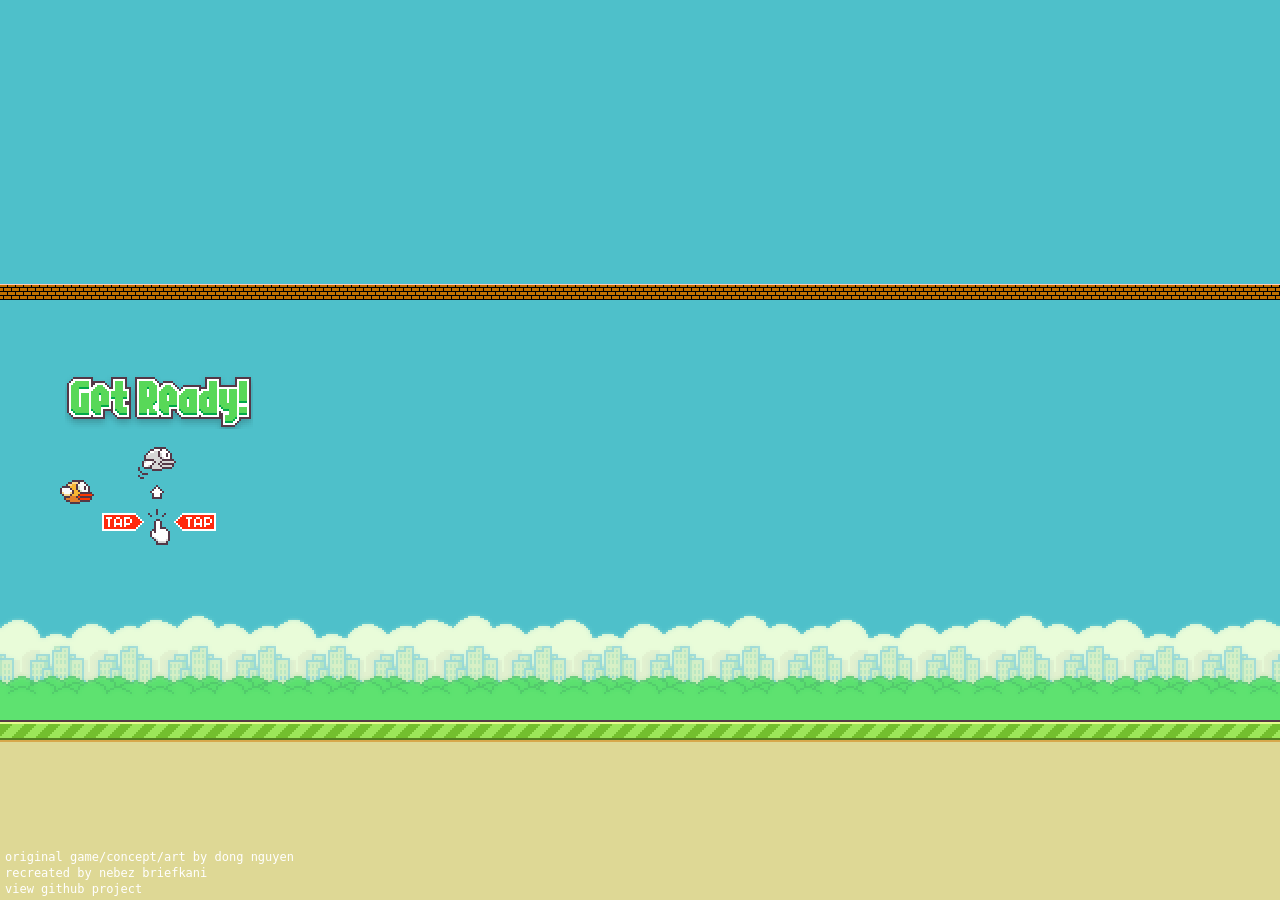
<file: games/flappy-bird/index.html>
<!DOCTYPE html>
<html lang="en">
   <head>
      <title>Floppy Bird</title>
      <meta http-equiv="content-type" content="text/html; charset=utf-8" />
      <meta name="author" content="Nebez Briefkani" />
      <meta name="description" content="play floppy bird. a remake of popular game flappy bird built in html/css/js" />
      <meta name="keywords" content="flappybird,flappy,bird,floppybird,floppy,html,html5,css,css3,js,javascript,jquery,github,nebez,briefkani,nebezb,open,source,opensource" />
      <meta name="viewport" content="width=device-width, initial-scale=1.0, maximum-scale=1.0, user-scalable=0" />

      <!-- Open Graph tags -->
      <meta property="og:title" content="Floppy Bird" />
      <meta property="og:description" content="play floppy bird. a remake of popular game flappy bird built in html/css/js" />
      <meta property="og:type" content="website" />
      <meta property="og:image" content="https://nebezb.com/floppybird/assets/thumb.png" />
      <meta property="og:url" content="https://nebezb.com/floppybird/" />
      <meta property="og:site_name" content="Floppy Bird" />

      <!-- Style sheets -->
      <link href="css/reset.css" rel="stylesheet">
      <link href="css/main.css" rel="stylesheet">

      <script defer src="https://yummy.nebez.dev/script.js" data-website-id="9ceaba15-371f-4407-a59a-f57a7214af41"></script>
   </head>
   <body>
      <div id="gamecontainer">
         <div id="gamescreen">
            <div id="sky" class="animated">
               <div id="flyarea">
                  <div id="ceiling" class="animated"></div>
                  <!-- This is the flying and pipe area container -->
                  <div id="player" class="bird animated"></div>

                  <div id="bigscore"></div>

                  <div id="splash"></div>

                  <div id="scoreboard">
                     <div id="medal"></div>
                     <div id="currentscore"></div>
                     <div id="highscore"></div>
                     <div id="replay"><img src="assets/replay.png" alt="replay"></div>
                  </div>

                  <!-- Pipes go here! -->
               </div>
            </div>
            <div id="land" class="animated"><div id="debug"></div></div>
         </div>
      </div>
      <div id="footer">
         <a href="https://www.dotgears.com/">original game/concept/art by dong nguyen</a>
         <a href="https://nebezb.com/">recreated by nebez briefkani</a>
         <a href="https://github.com/nebez/floppybird/">view github project</a>
      </div>
      <div class="boundingbox" id="playerbox"></div>
      <div class="boundingbox" id="pipebox"></div>

      <script src="js/jquery.min.js"></script>
      <script src="js/jquery.transit.min.js"></script>
      <script src="js/buzz.min.js"></script>
      <script src="js/main.js"></script>
   </body>
</html>
</file>
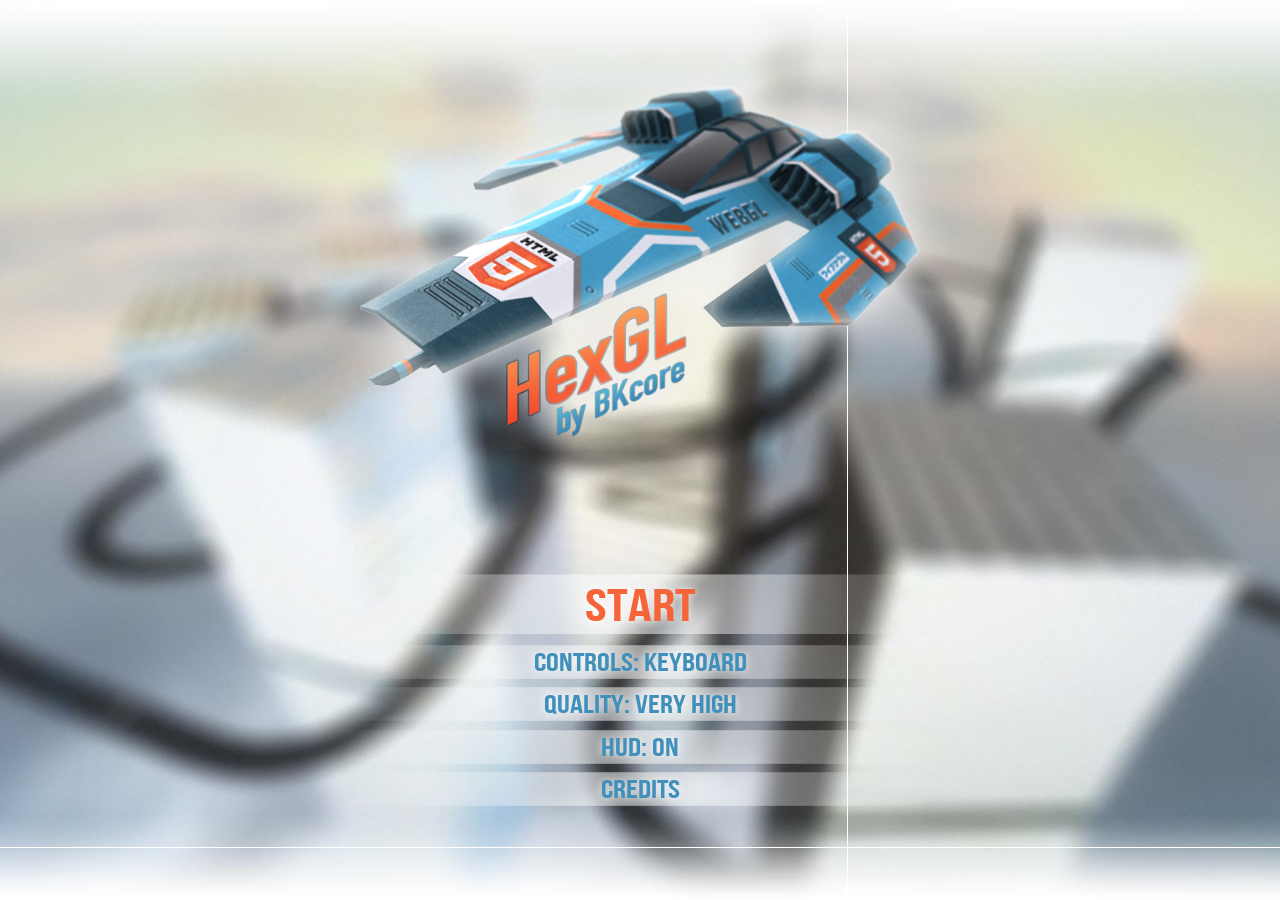
<file: games/hexgl/index.html>
<!doctype html>
<html lang="en">
  <head>
    <title>HexGL by BKcore</title>
    <meta charset="utf-8">
    <meta name="description" content="HexGL is a futuristic racing game built by Thibaut Despoulain (BKcore) using HTML5, Javascript and WebGL. Come challenge your friends on this fast-paced 3D game!">
    <meta property="og:title" content="HexGL, the HTML5 futuristic racing game." />
    <meta property="og:type" content="game" />
    <meta property="og:url" content="http://hexgl.bkcore.com/" />
    <meta property="og:image" content="http://hexgl.bkcore.com/image.png" />
    <meta property="og:site_name" content="HexGL by BKcore" />
    <meta property="fb:admins" content="1482017639" />
    <link rel="icon" href="http://hexgl.bkcore.com/favicon.png" type="image/png">
    <link rel="shortcut icon" href="http://hexgl.bkcore.com/favicon.png" type="image/png">
    <meta name="viewport" content="width=device-width, user-scalable=no, minimum-scale=1.0, maximum-scale=1.0">
    <link rel="stylesheet" href="css/multi.css" type="text/css" charset="utf-8">
    <link rel="stylesheet" href="css/fonts.css" type="text/css" charset="utf-8">
    <style>
      body {
        padding:0;
        margin:0;
      }
      canvas { pointer-events:none; width: 100%;}
      #overlay{
        position: absolute;
        z-index: 9999;
        top: 0;
        left: 0;
        width: 100%;
      }
    </style>
    <script type="text/javascript">
    //analytics
    var _gaq = _gaq || [];
    _gaq.push(['_setAccount', 'UA-26274524-4']);
    _gaq.push(['_trackPageview']);
    (function() {
      var ga = document.createElement('script'); ga.type = 'text/javascript'; ga.async = true;
      ga.src = ('https:' == document.location.protocol ? 'https://ssl' : 'http://www') + '.google-analytics.com/ga.js';
      var s = document.getElementsByTagName('script')[0]; s.parentNode.insertBefore(ga, s);
    })();
    </script>
  </head>

  <body>
    <div id="step-1">
      <div id="global"></div>
      <div id="title">
      </div>
      <div id="menucontainer">
        <div id="menu">
          <div id="start">Start</div>
          <div id="s-controlType">Controls: Keyboard</div>
          <div id="s-quality">Quality: High</div>
          <div id="s-hud">HUD: On</div>
          <div id="s-godmode" style="display: none">Godmode: Off</div>
          <div id="s-credits">Credits</div>
        </div>
      </div>
    </div>
    <div id="step-2" style="display: none">
      <div id="ctrl-help">Click/Touch to continue.</div>
    </div>
    <div id="step-3" style="display: none">
      <div id="progressbar"></div>
    </div>
    <div id="step-4" style="display: none">
      <div id="overlay"></div>
      <div id="main"></div>
    </div>
    <div id="step-5" style="display: none">
      <div id="time"></div>
      <div id="ctrl-help">Click/Touch to continue.</div>
    </div>
    <div id="credits" style="display: none">
      <h3>Code</h3>
      <p><b>Concept and Development</b><br>Thibaut Despoulain (BKcore)</p>
      <p><b>Contributors</b><br>townxelliot<br>mahesh.kk</p>
      <p><b>Technologies</b><br>WebGL<br>JavaScript<br>CoffeeScript<br>Three.js<br>LeapMotion</p>
      <h3>Graphics</h3>
      <p><b>HexMKI base model</b><br>Charnel</p>
      <p><b>Track texture</b><br>Nobiax</p>
      <h4>Click anywhere to continue.</h4>
    </div>

    <div id="leapinfo" style="display: none"></div>

    <script src="libs/leap-0.4.1.min.js"></script>
    <script src="libs/Three.dev.js"></script>
    <script src="libs/ShaderExtras.js"></script>
    <script src="libs/postprocessing/EffectComposer.js"></script>
    <script src="libs/postprocessing/RenderPass.js"></script>
    <script src="libs/postprocessing/BloomPass.js"></script>
    <script src="libs/postprocessing/ShaderPass.js"></script>
    <script src="libs/postprocessing/MaskPass.js"></script>
    <script src="libs/Detector.js"></script>
    <script src="libs/Stats.js"></script>
    <script src="libs/DAT.GUI.min.js"></script>

    <script src="bkcore.coffee/controllers/TouchController.js"></script>
    <script src="bkcore.coffee/controllers/OrientationController.js"></script>
    <script src="bkcore.coffee/controllers/GamepadController.js"></script>

    <script src="bkcore.coffee/Timer.js"></script>
    <script src="bkcore.coffee/ImageData.js"></script>
    <script src="bkcore.coffee/Utils.js"></script>

    <script src="bkcore/threejs/RenderManager.js"></script>
    <script src="bkcore/threejs/Shaders.js"></script>
    <script src="bkcore/threejs/Particles.js"></script>
    <script src="bkcore/threejs/Loader.js"></script>

    <script src="bkcore/Audio.js"></script>

    <script src="bkcore/hexgl/HUD.js"></script>
    <script src="bkcore/hexgl/RaceData.js"></script>
    <script src="bkcore/hexgl/ShipControls.js"></script>
    <script src="bkcore/hexgl/ShipEffects.js"></script>
    <script src="bkcore/hexgl/CameraChase.js"></script>
    <script src="bkcore/hexgl/Gameplay.js"></script>

    <script src="bkcore/hexgl/tracks/Cityscape.js"></script>

    <script src="bkcore/hexgl/HexGL.js"></script>

    <script src="launch.js"></script>

  </body>
</html>
</file>
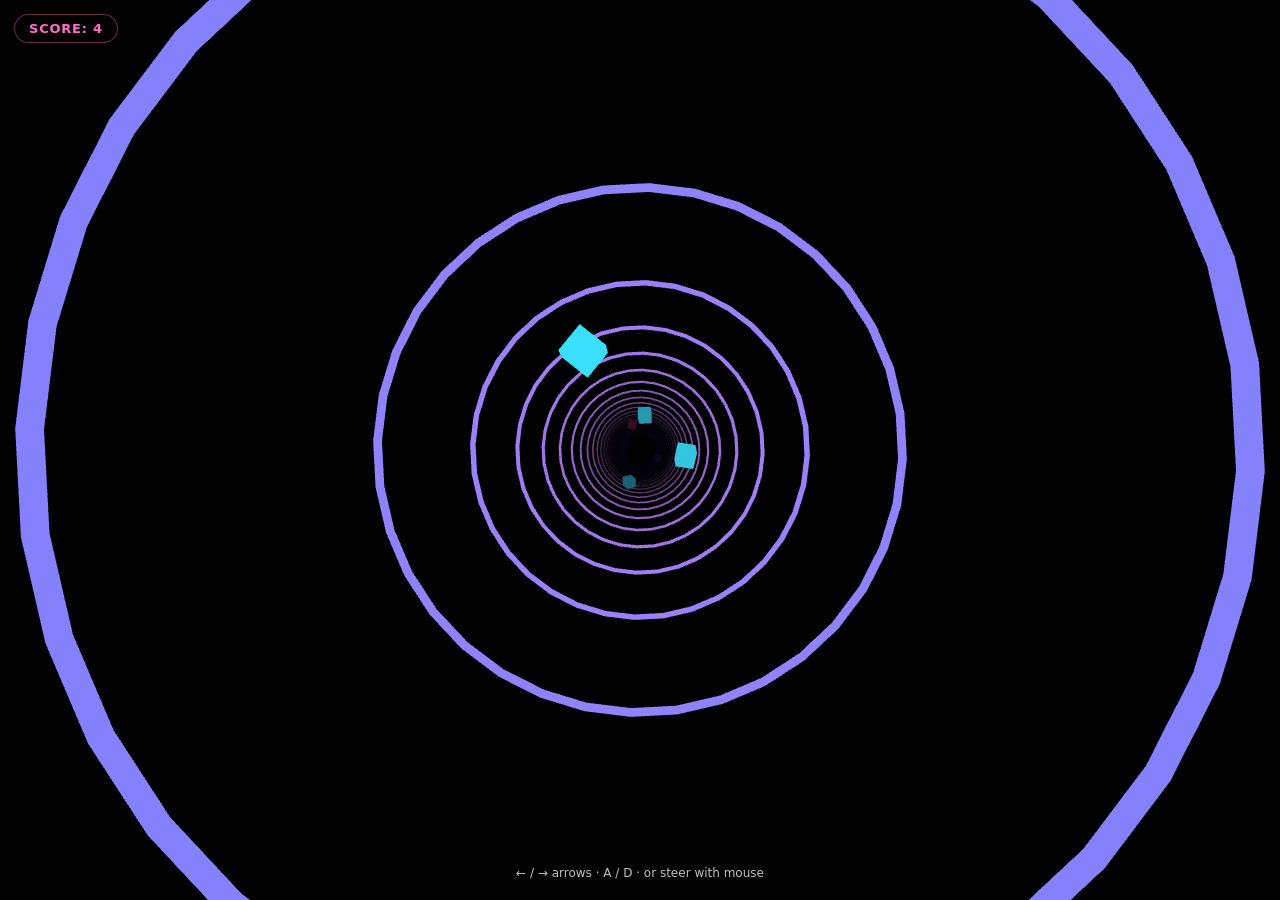
<file: games/neon-tunnel/index.html>
<!doctype html>
<html lang="en">
<head>
<meta charset="utf-8" />
<meta name="viewport" content="width=device-width, initial-scale=1, user-scalable=no" />
<title>Neon Tunnel</title>
<style>
  html, body { margin: 0; height: 100%; overflow: hidden; background: #05030f; font-family: -apple-system, BlinkMacSystemFont, system-ui, sans-serif; color: #fff; }
  #c { display: block; width: 100%; height: 100%; }
  .hud {
    position: fixed; top: 14px; left: 14px;
    background: rgba(0, 0, 0, 0.5); padding: 6px 14px;
    border-radius: 999px; font-weight: 700; font-size: 13px;
    letter-spacing: 0.06em; text-transform: uppercase;
    color: #ff6ec7; border: 1px solid rgba(255, 110, 199, 0.4);
  }
  .controls {
    position: fixed; bottom: 14px; left: 50%; transform: translateX(-50%);
    background: rgba(0, 0, 0, 0.5); padding: 6px 14px;
    border-radius: 999px; font-size: 12px; color: rgba(255,255,255,0.75);
  }
  .gameover {
    position: fixed; inset: 0; display: none; flex-direction: column;
    align-items: center; justify-content: center; background: rgba(5, 3, 15, 0.85);
    z-index: 10;
  }
  .gameover h1 { font-size: 38px; margin: 0 0 8px; color: #ff6ec7; letter-spacing: -0.02em; }
  .gameover p { color: rgba(255,255,255,0.7); margin: 0 0 18px; }
  .gameover button {
    background: #ff6ec7; color: #05030f; font-weight: 800; font-size: 15px;
    padding: 12px 28px; border: 0; border-radius: 10px; cursor: pointer;
  }
</style>
</head>
<body>
<canvas id="c"></canvas>
<div class="hud">SCORE: <span id="score">0</span></div>
<div class="controls">← / → arrows · A / D · or steer with mouse</div>

<div id="gameover" class="gameover">
  <h1>Crashed!</h1>
  <p>Score: <span id="finalscore">0</span></p>
  <button onclick="restart()">Race again</button>
</div>

<script src="three.min.js"></script>
<script>
(function () {
  'use strict';
  var canvas = document.getElementById('c');
  var scoreEl = document.getElementById('score');
  var finalScoreEl = document.getElementById('finalscore');
  var gameoverEl = document.getElementById('gameover');

  var renderer = new THREE.WebGLRenderer({ canvas: canvas, antialias: true });
  renderer.setPixelRatio(Math.min(window.devicePixelRatio, 2));

  var scene = new THREE.Scene();
  scene.fog = new THREE.Fog(0x05030f, 30, 240);

  var camera = new THREE.PerspectiveCamera(75, 1, 0.1, 400);

  function resize() {
    renderer.setSize(window.innerWidth, window.innerHeight, false);
    camera.aspect = window.innerWidth / window.innerHeight;
    camera.updateProjectionMatrix();
  }
  window.addEventListener('resize', resize);
  resize();

  // Tunnel: a series of glowing rings receding into the distance.
  var ringCount = 60;
  var ringSpacing = 14;
  var rings = [];
  var ringGeo = new THREE.TorusGeometry(11, 0.18, 8, 36);
  for (var i = 0; i < ringCount; i++) {
    var hue = (i / ringCount) * 0.6 + 0.65; // pink → blue cycle
    var mat = new THREE.MeshBasicMaterial({ color: new THREE.Color().setHSL(hue % 1, 0.95, 0.6) });
    var ring = new THREE.Mesh(ringGeo, mat);
    ring.position.z = -i * ringSpacing;
    rings.push(ring);
    scene.add(ring);
  }

  // Obstacles — neon cubes that spawn in tunnel and rush at camera.
  var obstacleGeo = new THREE.BoxGeometry(2.4, 2.4, 2.4);
  var obstacleMatA = new THREE.MeshBasicMaterial({ color: 0xff3680 });
  var obstacleMatB = new THREE.MeshBasicMaterial({ color: 0x39e2ff });
  var obstacles = [];
  function spawnObstacle(zStart) {
    var angle = Math.random() * Math.PI * 2;
    var radius = 6 + Math.random() * 3;
    var ob = new THREE.Mesh(obstacleGeo, Math.random() < 0.5 ? obstacleMatA : obstacleMatB);
    ob.position.set(Math.cos(angle) * radius, Math.sin(angle) * radius, zStart);
    ob.rotation.x = Math.random() * Math.PI;
    ob.rotation.y = Math.random() * Math.PI;
    scene.add(ob);
    obstacles.push(ob);
  }
  for (var k = 0; k < 8; k++) spawnObstacle(-(60 + k * 35));

  // Player — a small glowing pyramid following the player's input.
  var playerGeo = new THREE.ConeGeometry(0.7, 1.4, 4);
  playerGeo.rotateX(Math.PI);
  var playerMat = new THREE.MeshBasicMaterial({ color: 0xfffbb3 });
  var player = new THREE.Mesh(playerGeo, playerMat);
  scene.add(player);

  // Player position — angle around tunnel center + radius.
  var playerAngle = -Math.PI / 2;
  var playerRadius = 5.2;
  var playerTargetAngle = playerAngle;

  // Input
  var keysL = false, keysR = false;
  window.addEventListener('keydown', function (e) {
    if (e.key === 'ArrowLeft' || e.key === 'a' || e.key === 'A') keysL = true;
    if (e.key === 'ArrowRight' || e.key === 'd' || e.key === 'D') keysR = true;
  });
  window.addEventListener('keyup', function (e) {
    if (e.key === 'ArrowLeft' || e.key === 'a' || e.key === 'A') keysL = false;
    if (e.key === 'ArrowRight' || e.key === 'd' || e.key === 'D') keysR = false;
  });
  window.addEventListener('mousemove', function (e) {
    var nx = (e.clientX / window.innerWidth) * 2 - 1; // -1..1
    playerTargetAngle = nx * Math.PI - Math.PI / 2;
  });

  // Game state
  var alive = true;
  var score = 0;
  var speed = 0.55;
  var tStart = performance.now();

  function restart() {
    obstacles.forEach(function (ob) { scene.remove(ob); });
    obstacles.length = 0;
    for (var k = 0; k < 8; k++) spawnObstacle(-(60 + k * 35));
    score = 0;
    speed = 0.55;
    alive = true;
    gameoverEl.style.display = 'none';
    tStart = performance.now();
  }
  window.restart = restart;

  function gameOver() {
    alive = false;
    finalScoreEl.textContent = score;
    gameoverEl.style.display = 'flex';
  }

  function tick() {
    requestAnimationFrame(tick);
    if (alive) {
      // Speed ramps gently with time
      speed = 0.55 + Math.min(1.4, (performance.now() - tStart) / 30000);
      score += Math.floor(speed * 1.5);
      scoreEl.textContent = score;

      // Smooth player input
      if (keysL) playerTargetAngle -= 0.05;
      if (keysR) playerTargetAngle += 0.05;
      playerAngle += (playerTargetAngle - playerAngle) * 0.18;
      var px = Math.cos(playerAngle) * playerRadius;
      var py = Math.sin(playerAngle) * playerRadius;
      player.position.set(px, py, -3);
      player.rotation.z = -playerAngle - Math.PI / 2;

      // Move rings forward; recycle when they pass the camera
      rings.forEach(function (r) {
        r.position.z += speed;
        r.rotation.z += 0.005;
        if (r.position.z > 4) r.position.z -= ringCount * ringSpacing;
      });

      // Move obstacles + collision check
      for (var i = obstacles.length - 1; i >= 0; i--) {
        var ob = obstacles[i];
        ob.position.z += speed;
        ob.rotation.x += 0.04;
        ob.rotation.y += 0.05;
        if (ob.position.z > 8) {
          // Recycle
          var angle = Math.random() * Math.PI * 2;
          var radius = 5 + Math.random() * 3.5;
          ob.position.set(Math.cos(angle) * radius, Math.sin(angle) * radius, -300 + Math.random() * 30);
          (Math.random() < 0.5 ? obstacleMatA : obstacleMatB);
          ob.material = Math.random() < 0.5 ? obstacleMatA : obstacleMatB;
        }
        // Collision: when obstacle is near camera, check distance to player
        if (ob.position.z > -6 && ob.position.z < 0) {
          var dx = ob.position.x - player.position.x;
          var dy = ob.position.y - player.position.y;
          if (dx * dx + dy * dy < 5) gameOver();
        }
      }
    }

    renderer.render(scene, camera);
  }
  tick();
})();
</script>
</body>
</html>
</file>
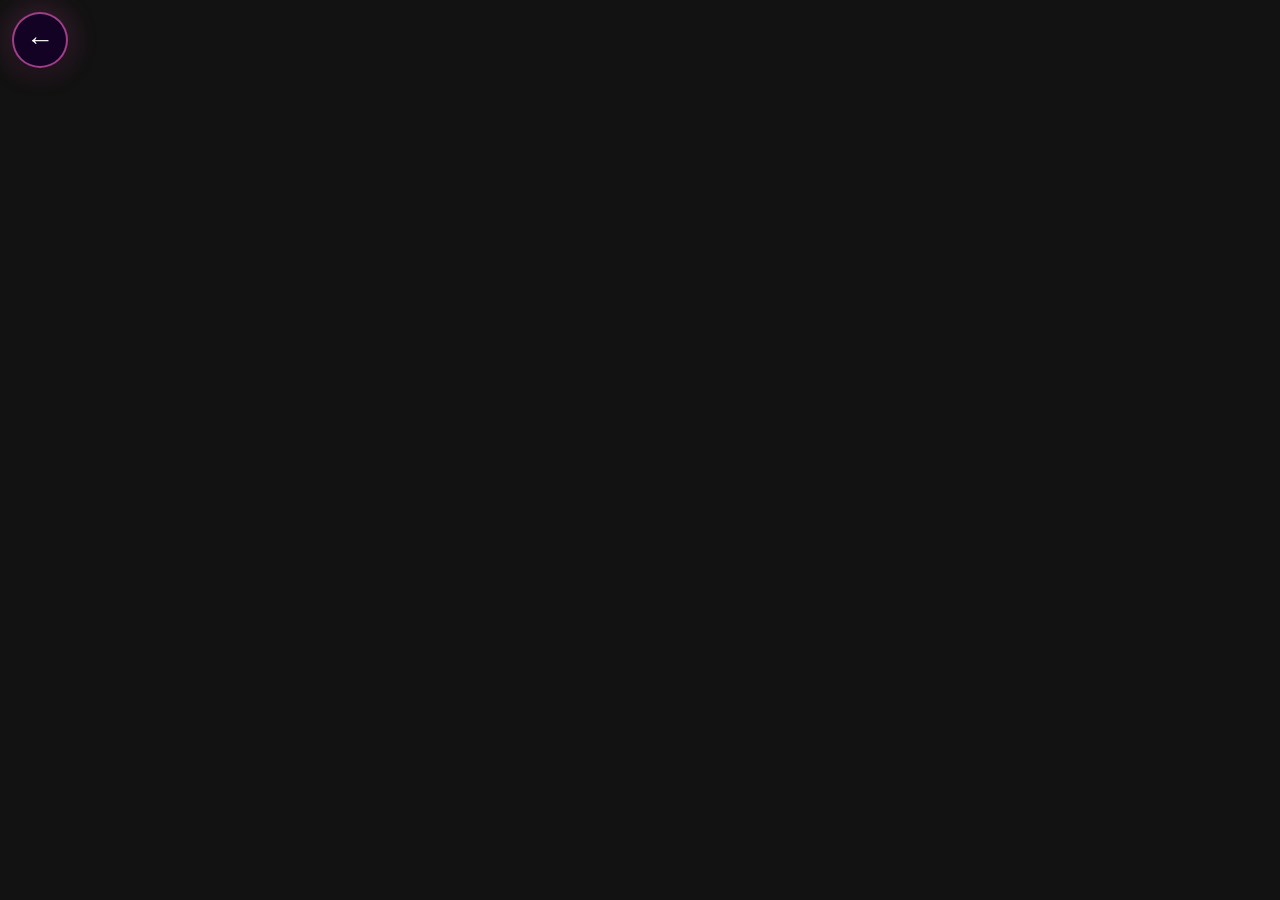
<file: back-button.html>
<!DOCTYPE html>
<html lang="en">
<head>
<meta charset="UTF-8">
<title>back</title>
<style>
  :root { color-scheme: dark; }
  * { margin: 0; padding: 0; box-sizing: border-box; }
  html, body {
    width: 100vw; height: 100vh;
    background: transparent;
    overflow: hidden;
    user-select: none;
    -webkit-user-select: none;
    cursor: default;
  }
  .back-btn {
    position: fixed;
    top: 12px;
    left: 12px;
    width: 56px;
    height: 56px;
    border-radius: 50%;
    background: rgba(20, 0, 40, 0.85);
    border: 2px solid rgba(255, 102, 204, 0.6);
    backdrop-filter: blur(8px);
    -webkit-backdrop-filter: blur(8px);
    box-shadow: 0 4px 20px rgba(0, 0, 0, 0.5), 0 0 30px rgba(255, 102, 204, 0.3);
    color: #fff;
    font-size: 28px;
    font-weight: 800;
    line-height: 1;
    display: flex;
    align-items: center;
    justify-content: center;
    cursor: pointer;
    transition: transform 0.15s ease, background 0.15s ease, box-shadow 0.15s ease;
    -webkit-app-region: no-drag;
    font-family: -apple-system, 'Avenir Next', sans-serif;
  }
  .back-btn:hover {
    background: rgba(40, 0, 80, 0.95);
    border-color: rgba(255, 102, 204, 0.9);
    transform: scale(1.08);
    box-shadow: 0 6px 30px rgba(0, 0, 0, 0.6), 0 0 50px rgba(255, 102, 204, 0.5);
  }
  .back-btn:active {
    transform: scale(0.95);
  }
  .label {
    position: fixed;
    top: 22px;
    left: 78px;
    color: #fff;
    font-size: 13px;
    font-weight: 700;
    text-shadow: 0 2px 8px rgba(0, 0, 0, 0.8);
    background: rgba(20, 0, 40, 0.7);
    padding: 7px 12px;
    border-radius: 14px;
    backdrop-filter: blur(6px);
    -webkit-backdrop-filter: blur(6px);
    pointer-events: none;
    opacity: 0;
    transition: opacity 0.2s ease;
    font-family: -apple-system, 'Avenir Next', sans-serif;
    white-space: nowrap;
  }
  .back-btn:hover ~ .label { opacity: 1; }
</style>
</head>
<body>
  <button class="back-btn" id="back" aria-label="Back to arcade">←</button>
  <div class="label">Back to arcade</div>
  <script src="/env.js"></script>
  <script src="/event-types.js"></script>
  <script>window.__EVENT_SOURCE = 'arcade-hub-overlay';</script>
  <script src="/event-logger.js"></script>
  <script>
    const btn = document.getElementById('back');
    btn.addEventListener('click', () => {
      btn.style.pointerEvents = 'none';
      btn.style.opacity = '0.5';
      if (window.arcadeLog && window.ARCADE_EVENT_TYPES) {
        window.arcadeLog.event(window.ARCADE_EVENT_TYPES.BACK_BUTTON_CLICK, { from: 'floating-button' });
      }
      if (window.arcadeOverlay && typeof window.arcadeOverlay.requestExit === 'function') {
        window.arcadeOverlay.requestExit().catch(() => {
          // If exit fails for any reason, re-enable so kid can try again.
          btn.style.pointerEvents = 'auto';
          btn.style.opacity = '1';
        });
      }
    });
  </script>
</body>
</html>
</file>
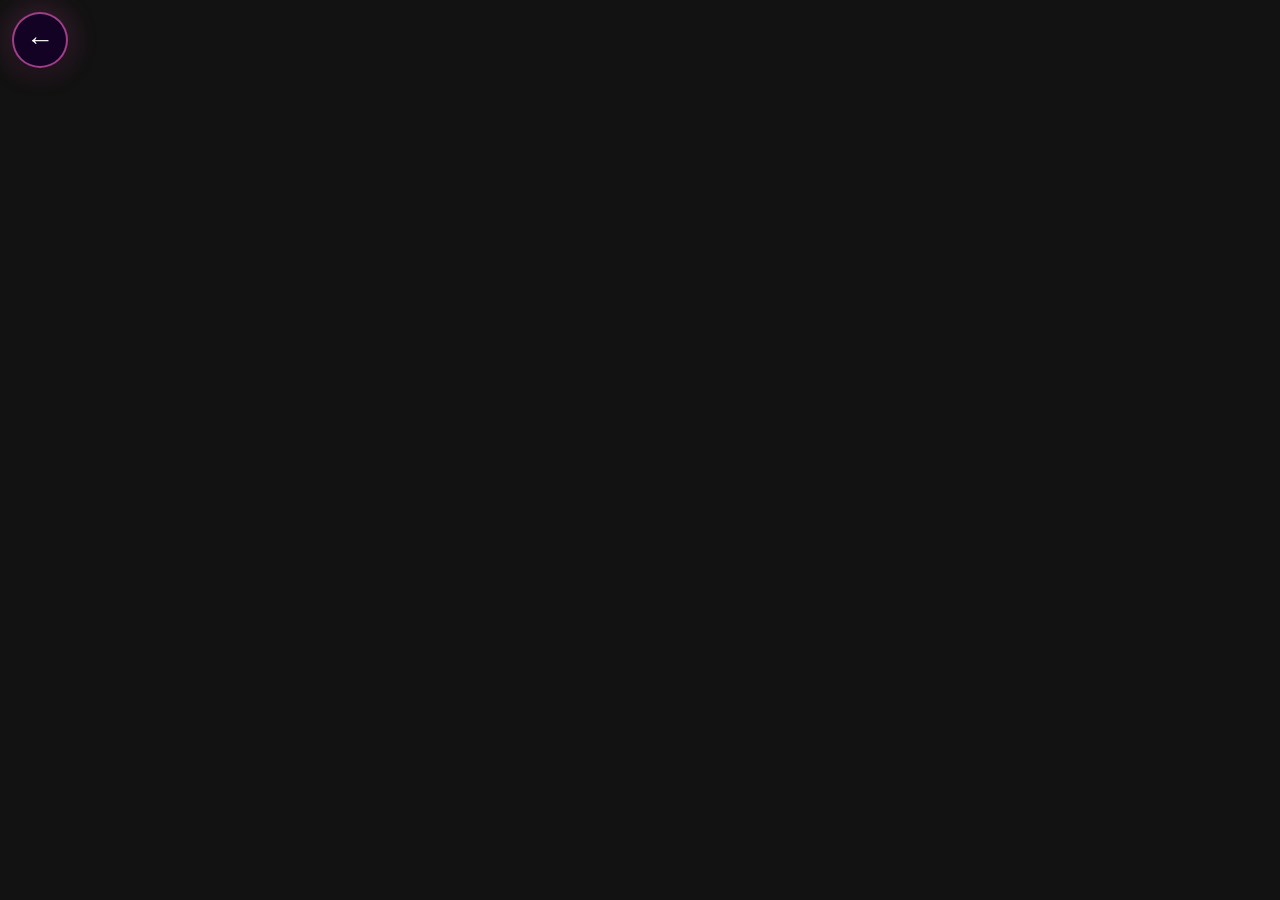
<file: fuel-back.html>
<!DOCTYPE html>
<html lang="en">
<head>
<meta charset="UTF-8">
<title>back + fuel</title>
<style>
  :root { color-scheme: dark; }
  * { margin: 0; padding: 0; box-sizing: border-box; }
  html, body {
    width: 100vw; height: 100vh;
    background: transparent;
    overflow: hidden;
    user-select: none;
    -webkit-user-select: none;
    cursor: default;
  }
  .back-btn {
    position: fixed;
    top: 12px;
    left: 12px;
    width: 56px;
    height: 56px;
    border-radius: 50%;
    background: rgba(20, 0, 40, 0.85);
    border: 2px solid rgba(255, 102, 204, 0.6);
    backdrop-filter: blur(8px);
    -webkit-backdrop-filter: blur(8px);
    box-shadow: 0 4px 20px rgba(0, 0, 0, 0.5), 0 0 30px rgba(255, 102, 204, 0.3);
    color: #fff;
    font-size: 28px;
    font-weight: 800;
    line-height: 1;
    display: flex;
    align-items: center;
    justify-content: center;
    cursor: pointer;
    transition: transform 0.15s ease, background 0.15s ease, box-shadow 0.15s ease;
    -webkit-app-region: no-drag;
    font-family: -apple-system, 'Avenir Next', sans-serif;
  }
  .back-btn:hover {
    background: rgba(40, 0, 80, 0.95);
    border-color: rgba(255, 102, 204, 0.9);
    transform: scale(1.08);
    box-shadow: 0 6px 30px rgba(0, 0, 0, 0.6), 0 0 50px rgba(255, 102, 204, 0.5);
  }
  .back-btn:active {
    transform: scale(0.95);
  }
  .label {
    position: fixed;
    top: 22px;
    left: 78px;
    color: #fff;
    font-size: 13px;
    font-weight: 700;
    text-shadow: 0 2px 8px rgba(0, 0, 0, 0.8);
    background: rgba(20, 0, 40, 0.7);
    padding: 7px 12px;
    border-radius: 14px;
    backdrop-filter: blur(6px);
    -webkit-backdrop-filter: blur(6px);
    pointer-events: none;
    opacity: 0;
    transition: opacity 0.2s ease;
    font-family: -apple-system, 'Avenir Next', sans-serif;
    white-space: nowrap;
  }
  .back-btn:hover ~ .label { opacity: 1; }
  .fuel {
    position: fixed; top: 22px; left: 78px;
    font: 800 15px -apple-system, 'Avenir Next', sans-serif; color: #fff;
    background: rgba(20, 0, 40, 0.8); padding: 6px 12px; border-radius: 14px;
    border: 2px solid rgba(0, 229, 168, 0.6); pointer-events: none; white-space: nowrap; display: none;
  }
  .fuel.low { border-color: #ffd166; color: #ffd166; }
  .fuel.out { border-color: #ff6b6b; color: #ff6b6b; animation: blink 1s infinite; }
  @keyframes blink { 50% { opacity: .45; } }
  .back-btn:hover ~ .fuel { display: none !important; }
</style>
</head>
<body>
  <button class="back-btn" id="back" aria-label="Back to arcade">←</button>
  <div class="label">Back to arcade</div>
  <div class="fuel" id="fuel"></div>
  <script src="/env.js"></script>
  <script src="/event-types.js"></script>
  <script>window.__EVENT_SOURCE = 'arcade-hub-overlay';</script>
  <script src="/event-logger.js"></script>
  <script>
    const btn = document.getElementById('back');
    btn.addEventListener('click', () => {
      btn.style.pointerEvents = 'none';
      btn.style.opacity = '0.5';
      if (window.arcadeLog && window.ARCADE_EVENT_TYPES) {
        window.arcadeLog.event(window.ARCADE_EVENT_TYPES.BACK_BUTTON_CLICK, { from: 'floating-button' });
      }
      if (window.arcadeOverlay && typeof window.arcadeOverlay.requestExit === 'function') {
        window.arcadeOverlay.requestExit().catch(() => {
          // If exit fails for any reason, re-enable so kid can try again.
          btn.style.pointerEvents = 'auto';
          btn.style.opacity = '1';
        });
      }
    });
  </script>
  <script>
    // Fuel left in this stretch of play, so a stop never comes as a surprise.
    (function () {
      var el = document.getElementById('fuel');
      function tick() {
        var f = null;
        try { f = JSON.parse(localStorage.getItem('pa_fuel_v1') || 'null'); } catch (e) {}
        if (!f || !f.playingSince) { el.style.display = 'none'; return; }
        var left = Math.max(0, f.ms - (Date.now() - f.playingSince)), s = Math.ceil(left / 1000);
        el.style.display = 'block';
        el.className = 'fuel' + (s <= 0 ? ' out' : s <= 10 ? ' low' : '');
        el.textContent = s <= 0 ? '⚡ Out of power · P to recharge' : s <= 10 ? '⚡ Low power · ' + s + ' s' : '⚡ ' + s + ' s';
      }
      tick(); setInterval(tick, 500);
    })();
  </script>
</body>
</html>
</file>
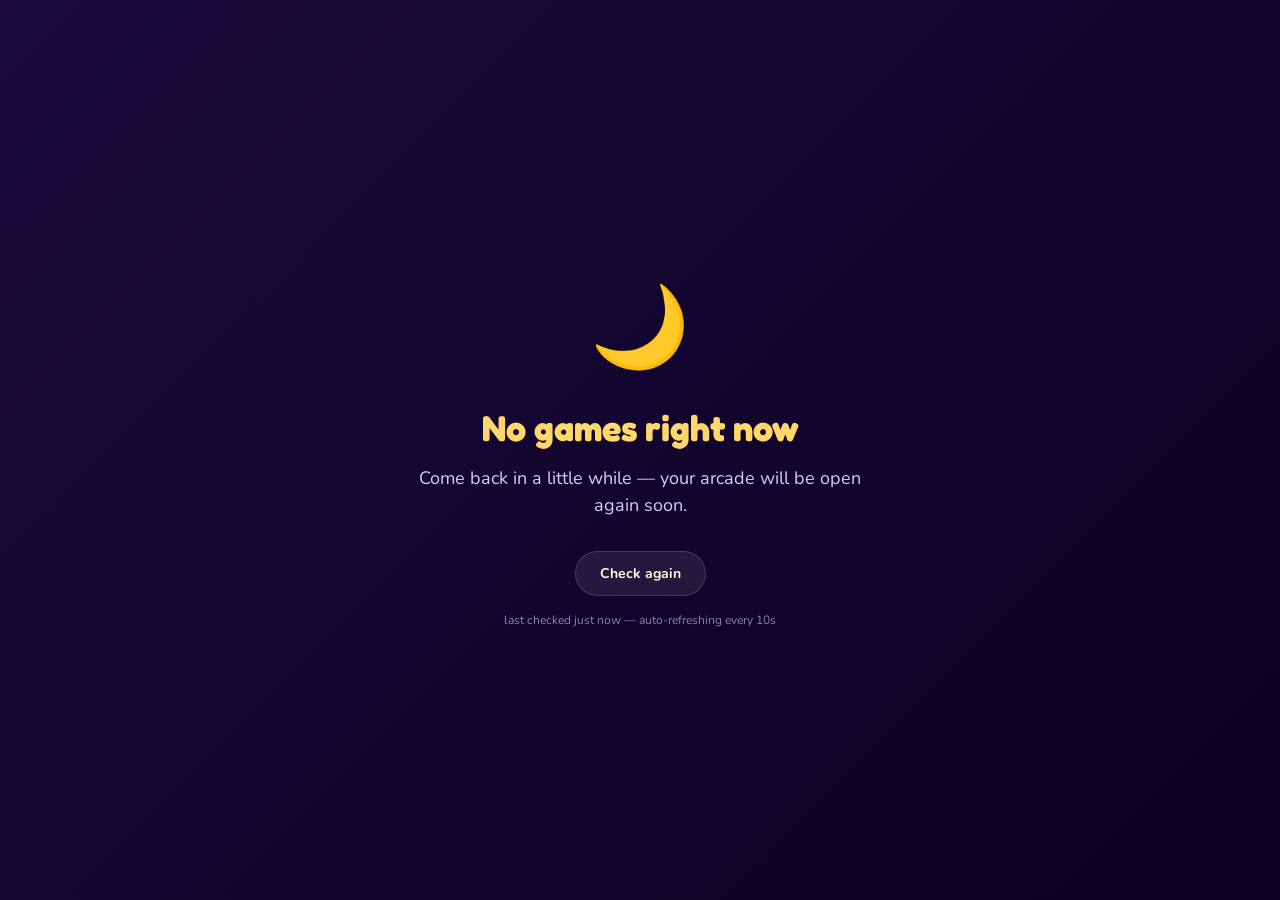
<file: gate.html>
<!DOCTYPE html>
<html lang="en">
<head>
<meta charset="UTF-8">
<meta name="viewport" content="width=device-width, initial-scale=1.0">
<title>Parker's Arcade</title>
<link rel="preconnect" href="https://fonts.googleapis.com">
<link href="https://fonts.googleapis.com/css2?family=Fredoka+One&family=Nunito:wght@400;600;700;800;900&display=swap" rel="stylesheet">
<style>
  /*
   * Gate screen shown to Parker when an active blocking override is in
   * effect (homework_gate). DELIBERATELY GENERIC — no mention of
   * homework, mom, or grading. Parker should not feel singled out or
   * punished. He sees a friendly "no games right now, come back later"
   * message; mom sees the actual reason in her dashboard.
   */
  body {
    margin: 0;
    font-family: 'Nunito', system-ui, sans-serif;
    background: linear-gradient(135deg, #1a0b3d, #0a0020);
    color: #fffbe6;
    min-height: 100vh;
    display: flex;
    align-items: center;
    justify-content: center;
    text-align: center;
  }
  .gate {
    max-width: 480px;
    padding: 48px 32px;
  }
  .gate-icon {
    font-size: 80px;
    margin-bottom: 24px;
    animation: bob 3s ease-in-out infinite;
  }
  @keyframes bob {
    0%, 100% { transform: translateY(0); }
    50% { transform: translateY(-8px); }
  }
  .gate-title {
    font-family: 'Fredoka One', cursive;
    font-size: 36px;
    margin: 0 0 16px;
    color: #ffd76b;
  }
  .gate-sub {
    font-size: 18px;
    line-height: 1.5;
    color: #d4ccff;
    margin: 0 0 32px;
  }
  .check-again {
    background: rgba(255,255,255,0.08);
    border: 1px solid rgba(255,255,255,0.15);
    color: #fffbe6;
    padding: 12px 24px;
    border-radius: 999px;
    font-family: inherit;
    font-size: 14px;
    font-weight: 700;
    cursor: pointer;
    transition: background 0.15s;
  }
  .check-again:hover { background: rgba(255,255,255,0.16); }
  .last-checked {
    margin-top: 16px;
    font-size: 12px;
    color: #8a82b8;
  }
</style>
</head>
<body>
<div class="gate">
  <div class="gate-icon">🌙</div>
  <h1 class="gate-title">No games right now</h1>
  <p class="gate-sub">
    Come back in a little while — your arcade will be open again soon.
  </p>
  <button class="check-again" onclick="checkAgain()">Check again</button>
  <div class="last-checked" id="last-checked">just checked</div>
</div>

<script>
  // Poll the override every 10 seconds so when mom clears the gate the
  // hub auto-refreshes within ~10s. The Realtime channel from Phase 1
  // is on the parent app side; we don't subscribe here to keep the gate
  // page minimal and dependency-free. Best-effort polling is enough.
  function checkAgain() {
    document.getElementById('last-checked').textContent = 'checking…';
    setTimeout(() => {
      window.location.href = 'index.html';
    }, 200);
  }
  function tick() {
    const el = document.getElementById('last-checked');
    if (el) el.textContent = 'last checked just now — auto-refreshing every 10s';
  }
  tick();
  setInterval(() => {
    window.location.href = 'index.html';
  }, 10_000);
</script>
<script src="/env.js"></script>
<script src="/event-types.js"></script>
<script>window.__EVENT_SOURCE = 'arcade-hub-lobby';</script>
<script src="/event-logger.js"></script>
<script>
  if (window.arcadeLog && window.ARCADE_EVENT_TYPES) {
    window.arcadeLog.event(window.ARCADE_EVENT_TYPES.GATE_SHOWN, {}, { severity: 'audit' });
  }
</script>
</body>
</html>
</file>
<file: chat/styles.css>
* { box-sizing: border-box; margin: 0; padding: 0; }

html, body {
  width: 100%;
  height: 100%;
  background: transparent;
  font-family: 'Nunito', system-ui, sans-serif;
  overflow: hidden;
  -webkit-user-select: none;
  user-select: none;
}

/* ─── Collapsed badge ─────────────────────────────────────────────── */
#badge {
  position: absolute;
  left: 0;
  bottom: 0;
  display: flex;
  align-items: center;
  gap: 8px;
  padding: 10px 16px;
  border: 2px solid #ff66cc;
  border-radius: 30px;
  background: rgba(40, 0, 40, 0.78);
  backdrop-filter: blur(8px);
  color: #fff;
  font-family: 'Fredoka One', cursive;
  font-size: 14px;
  cursor: pointer;
  box-shadow: 0 6px 20px rgba(0, 0, 0, 0.45);
  transition: transform 0.15s ease, box-shadow 0.15s ease;
}
#badge:hover { transform: translateY(-2px); box-shadow: 0 10px 26px rgba(255, 102, 204, 0.4); }
.badge-emoji { font-size: 18px; }
.badge-label { white-space: nowrap; }

.unread {
  min-width: 20px;
  height: 20px;
  padding: 0 5px;
  border-radius: 10px;
  background: #ff3366;
  color: #fff;
  font-size: 12px;
  font-weight: 800;
  display: flex;
  align-items: center;
  justify-content: center;
}

/* ─── Expanded panel ──────────────────────────────────────────────── */
#panel {
  position: absolute;
  inset: 0;
  display: flex;
  flex-direction: column;
  border: 2px solid #aa44ff;
  border-radius: 18px;
  background: rgba(28, 0, 38, 0.92);
  backdrop-filter: blur(10px);
  box-shadow: 0 18px 48px rgba(0, 0, 0, 0.6);
  overflow: hidden;
}

.panel-head {
  display: flex;
  align-items: center;
  gap: 8px;
  padding: 12px 14px;
  background: linear-gradient(90deg, #ff66cc, #aa44ff);
  color: #fff;
  font-family: 'Fredoka One', cursive;
}
.head-emoji { font-size: 20px; }
.head-title { flex: 1; font-size: 16px; }
#collapse {
  border: none;
  background: rgba(255, 255, 255, 0.2);
  color: #fff;
  width: 26px;
  height: 26px;
  border-radius: 50%;
  cursor: pointer;
  font-size: 13px;
}
#collapse:hover { background: rgba(255, 255, 255, 0.35); }

.messages {
  flex: 1;
  overflow-y: auto;
  padding: 12px;
  display: flex;
  flex-direction: column;
  gap: 8px;
}
.hint {
  color: rgba(255, 255, 255, 0.5);
  font-size: 13px;
  text-align: center;
  margin: auto 0;
}

.bubble {
  max-width: 82%;
  padding: 8px 12px;
  border-radius: 14px;
  font-size: 14px;
  line-height: 1.35;
  color: #fff;
  word-wrap: break-word;
  white-space: pre-wrap;
  -webkit-user-select: text;
  user-select: text;
}
.bubble.me {
  align-self: flex-end;
  background: #aa44ff;
  border-bottom-right-radius: 4px;
}
.bubble.them {
  align-self: flex-start;
  background: rgba(255, 255, 255, 0.14);
  border-bottom-left-radius: 4px;
}
.bubble.pending { opacity: 0.55; }
.bubble.failed { background: #cc3344; }

.composer {
  display: flex;
  gap: 8px;
  padding: 10px;
  border-top: 1px solid rgba(255, 255, 255, 0.12);
}
#input {
  flex: 1;
  border: 1px solid rgba(255, 255, 255, 0.25);
  background: rgba(255, 255, 255, 0.08);
  border-radius: 18px;
  padding: 9px 14px;
  color: #fff;
  font-family: 'Nunito', sans-serif;
  font-size: 14px;
  outline: none;
  -webkit-user-select: text;
  user-select: text;
}
#input:focus { border-color: #ff66cc; }
#input::placeholder { color: rgba(255, 255, 255, 0.4); }
#send {
  border: none;
  width: 40px;
  border-radius: 50%;
  background: linear-gradient(135deg, #ff66cc, #aa44ff);
  color: #fff;
  font-size: 16px;
  cursor: pointer;
}
#send:hover { filter: brightness(1.1); }

/* ─── Visibility toggling ─────────────────────────────────────────── */
body.collapsed #panel { display: none; }
body.collapsed #badge { display: flex; }
body.expanded #badge { display: none; }
body.expanded #panel { display: flex; }
</file>
<file: overlay/styles.css>
*{margin:0;padding:0;box-sizing:border-box}
body,html{
  width:100%;height:100%;overflow:hidden;
  font-family:'Nunito',sans-serif;color:#fff;
  background:linear-gradient(160deg,rgba(0,26,10,.97) 0%,rgba(10,64,32,.97) 30%,rgba(26,128,64,.97) 60%,rgba(0,40,24,.97) 100%);
  backdrop-filter:blur(8px);
}

#overlay-root{
  position:fixed;inset:0;
  display:flex;flex-direction:column;align-items:center;justify-content:center;
  padding:2rem;
  transition:opacity .6s ease;
}
#overlay-root.fading{opacity:0;pointer-events:none}

#exit-btn{
  position:absolute;top:1rem;left:1rem;
  width:36px;height:36px;border-radius:50%;
  background:rgba(255,255,255,.08);border:1px solid rgba(255,255,255,.2);
  color:#fff;font-size:1.2rem;cursor:pointer;
  display:flex;align-items:center;justify-content:center;
  transition:background .15s,transform .15s;
}
#exit-btn:hover{background:rgba(255,255,255,.18);transform:scale(1.08)}

.status-row{
  display:flex;align-items:center;gap:.6rem;
  background:rgba(255,255,255,.06);border:1px solid rgba(255,255,255,.12);
  border-radius:30px;padding:.5rem 1.2rem;font-size:.85rem;font-weight:700;
  color:rgba(255,255,255,.75);margin-bottom:1.2rem;
}
.status-pulse{
  width:10px;height:10px;border-radius:50%;background:#ffaa44;
  animation:pulse 1.4s ease-in-out infinite;
}
.status-pulse.ready{background:#44ff88}
@keyframes pulse{0%,100%{transform:scale(1);opacity:1}50%{transform:scale(1.6);opacity:.5}}
#status-elapsed{color:rgba(255,255,255,.4);margin-left:.4rem;font-variant-numeric:tabular-nums}

.ready-banner{
  background:rgba(40,220,80,.12);border:1.5px solid rgba(40,220,80,.4);
  color:#88ffaa;padding:.7rem 1.4rem;border-radius:14px;
  font-weight:700;margin-bottom:1.2rem;text-align:center;
  animation:slidein .4s ease;
}
.ready-banner strong{color:#44ff88}
@keyframes slidein{from{transform:translateY(-10px);opacity:0}to{transform:translateY(0);opacity:1}}

.manual-banner{
  background:rgba(255,170,60,.12);border:1.5px solid rgba(255,170,60,.4);
  color:#ffcc88;padding:.7rem 1.4rem;border-radius:14px;
  font-weight:600;margin-bottom:1.2rem;text-align:center;
  animation:slidein .4s ease;
}
#manual-go{
  margin-left:.8rem;padding:.4rem 1rem;
  font-family:'Fredoka One',sans-serif;border:none;border-radius:20px;
  background:linear-gradient(135deg,#ff66cc,#aa44ff);color:#fff;
  cursor:pointer;font-size:.85rem;
}

.hidden{display:none !important}

.question-card{
  background:rgba(255,255,255,.07);border:1.5px solid rgba(255,255,255,.18);
  border-radius:24px;padding:2rem 2.4rem;
  max-width:640px;width:100%;
  box-shadow:0 30px 80px rgba(0,0,0,.5);
}

.question-loading{
  text-align:center;color:rgba(255,255,255,.5);font-size:1rem;padding:2rem;
}

.topic-tag{
  display:inline-block;
  background:rgba(255,102,204,.18);border:1px solid rgba(255,102,204,.4);
  color:#ffaadd;font-size:.7rem;font-weight:800;letter-spacing:.1em;
  padding:.2rem .7rem;border-radius:8px;margin-bottom:1rem;
  text-transform:uppercase;
}
.stem{
  font-size:1.25rem;line-height:1.55;margin-bottom:1.5rem;font-weight:600;
}
.diagram{
  display:block;
  max-width:100%;
  max-height:280px;
  margin:0 auto 1.5rem;
  border-radius:8px;
  background:rgba(255,255,255,.92);
  padding:8px;
  box-shadow:0 2px 8px rgba(0,0,0,.18);
}
.choices{display:flex;flex-direction:column;gap:.6rem}
.choice-btn{
  text-align:left;padding:.85rem 1.2rem;
  background:rgba(255,255,255,.06);border:1.5px solid rgba(255,255,255,.15);
  border-radius:14px;color:#fff;font-family:'Nunito',sans-serif;font-size:1rem;
  cursor:pointer;transition:all .15s;
  display:flex;align-items:center;gap:.8rem;
}
.choice-btn:hover{background:rgba(255,255,255,.14);border-color:rgba(255,255,255,.4)}
.choice-letter{
  display:inline-flex;align-items:center;justify-content:center;
  width:28px;height:28px;border-radius:50%;
  background:rgba(255,255,255,.12);font-weight:800;font-size:.85rem;
  flex-shrink:0;
}
.choice-btn.correct{
  background:rgba(40,220,80,.18);border-color:rgba(40,220,80,.6);color:#88ffaa;
}
.choice-btn.correct .choice-letter{background:rgba(40,220,80,.4);color:#fff}
.choice-btn.wrong{
  background:rgba(255,80,80,.15);border-color:rgba(255,80,80,.5);color:#ffaaaa;
}
.choice-btn.wrong .choice-letter{background:rgba(255,80,80,.4);color:#fff}
.choice-btn:disabled{cursor:not-allowed}
/* 2026-05-09 v2: text stays full-strength so Parker can READ during
 * the 15s lock — the whole point. Only the click-affordance dims:
 * border + letter chip get faded, hover is killed. */
.choice-btn.locked{
  background:rgba(255,255,255,.06);border-color:rgba(255,255,255,.14);
  color:#fff;opacity:1;
}
.choice-btn.locked .choice-letter{
  background:rgba(255,255,255,.08);color:rgba(255,255,255,.55);
}
.choice-btn.locked:hover{background:rgba(255,255,255,.06);border-color:rgba(255,255,255,.14)}

/* 2026-05-09: 15-second read-time lock. Forces Parker to read the
 * question before tapping. Disappears when timer expires + buttons
 * unlock. */
.readlock{
  display:flex;align-items:center;gap:.5rem;
  margin:.4rem 0 .8rem;padding:.55rem .9rem;
  background:rgba(255,200,80,.10);border:1px solid rgba(255,200,80,.28);
  border-radius:12px;font-size:.92rem;font-weight:600;color:#ffd97a;
  animation:slidein .25s ease;
}
.readlock-icon{font-size:1.1rem}
.readlock-text{flex:1}
.readlock-secs{
  display:inline-flex;align-items:center;justify-content:center;
  min-width:2.4em;padding:.2rem .55rem;border-radius:999px;
  background:rgba(255,200,80,.18);color:#fff;font-weight:800;
  font-variant-numeric:tabular-nums;
}

.feedback{
  margin-top:1.2rem;padding:.8rem 1rem;border-radius:12px;font-size:.9rem;font-weight:600;
  animation:slidein .3s ease;
}
.feedback.correct{background:rgba(40,220,80,.12);color:#88ffaa;border:1px solid rgba(40,220,80,.3)}
.feedback.wrong{background:rgba(255,80,80,.12);color:#ffaaaa;border:1px solid rgba(255,80,80,.3)}

.footer-row{
  display:flex;gap:.8rem;margin-top:1.4rem;
}
.streak-pill{
  background:rgba(255,255,255,.06);border:1px solid rgba(255,255,255,.12);
  border-radius:20px;padding:.3rem .9rem;font-size:.75rem;font-weight:700;
  color:rgba(255,255,255,.6);
}
</file>
<file: games/flappy-bird/css/main.css>
@-webkit-keyframes animLand {
   0% { background-position: 0px 0px; }
   100% { background-position: -335px 0px; }
}
@-moz-keyframes animLand {
   0% { background-position: 0px 0px; }
   100% { background-position: -335px 0px; }
}
@-o-keyframes animLand {
   0% { background-position: 0px 0px; }
   100% { background-position: -335px 0px; }
}
@keyframes animLand {
   0% { background-position: 0px 0px; }
   100% { background-position: -335px 0px; }
}

@-webkit-keyframes animSky {
   0% { background-position: 0px 100%; }
   100% { background-position: -275px 100%; }
}
@-moz-keyframes animSky {
   0% { background-position: 0px 100%; }
   100% { background-position: -275px 100%; }
}
@-o-keyframes animSky {
   0% { background-position: 0px 100%; }
   100% { background-position: -275px 100%; }
}
@keyframes animSky {
   0% { background-position: 0px 100%; }
   100% { background-position: -275px 100%; }
}

@-webkit-keyframes animBird {
   from { background-position: 0px 0px; }
   to { background-position: 0px -96px; }
}
@-moz-keyframes animBird {
   from { background-position: 0px 0px; }
   to { background-position: 0px -96px; }
}
@-o-keyframes animBird {
   from { background-position: 0px 0px; }
   to { background-position: 0px -96px; }
}
@keyframes animBird {
   from { background-position: 0px 0px; }
   to { background-position: 0px -96px; }
}

@-webkit-keyframes animPipe {
   0% { left: 900px; }
   100% { left: -100px; }
}
@-moz-keyframes animPipe {
   0% { left: 900px; }
   100% { left: -100px; }
}
@-o-keyframes animPipe {
   0% { left: 900px; }
   100% { left: -100px; }
}
@keyframes animPipe {
   0% { left: 900px; }
   100% { left: -100px; }
}

@-webkit-keyframes animCeiling {
   0% { background-position: 0px 0px; }
   100% { background-position: -63px 0px; }
}
@-moz-keyframes animCeiling {
   0% { background-position: 0px 0px; }
   100% { background-position: -63px 0px; }
}
@-o-keyframes animCeiling {
   0% { background-position: 0px 0px; }
   100% { background-position: -63px 0px; }
}
@keyframes animCeiling {
   0% { background-position: 0px 0px; }
   100% { background-position: -63px 0px; }
}


*,
*:before,
*:after
{
   /* border box */
   -moz-box-sizing: border-box;
   -webkit-box-sizing: border-box;
   box-sizing: border-box;
   /* gpu acceleration */
   -webkit-transition: translate3d(0,0,0);
   /* select disable */
   -webkit-touch-callout: none;
   -webkit-user-select: none;
   -khtml-user-select: none;
   -moz-user-select: none;
   -ms-user-select: none;
   user-select: none;
}

html,
body
{
   height: 100%;
   overflow: hidden;
   font-family: monospace;
   font-size: 12px;
   color: #fff;
}

#gamecontainer
{
   position: relative;
   width: 100%;
   height: 100%;
   min-height: 525px;
}

/*
Screen - Game
*/
#gamescreen
{
   position: absolute;
   width: 100%;
   height: 100%;
}

#sky
{
   position: absolute;
   top: 0;
   width: 100%;
   height: 80%;
   background-image: url('../assets/sky.png');
   background-repeat: repeat-x;
   background-position: 0px 100%;
   background-color: #4ec0ca;

   -webkit-animation: animSky 7s linear infinite;
   animation: animSky 7s linear infinite;
}

#flyarea
{
   position: absolute;
   bottom: 0;
   height: 420px;
   width: 100%;
}

#ceiling
{
   position: absolute;
   top: -16px;
   height: 16px;
   width: 100%;
   background-image: url('../assets/ceiling.png');
   background-repeat: repeat-x;

   -webkit-animation: animCeiling 481ms linear infinite;
   animation: animCeiling 481ms linear infinite;
}

#land
{
   position: absolute;
   bottom: 0;
   width: 100%;
   height: 20%;
   background-image: url('../assets/land.png');
   background-repeat: repeat-x;
   background-position: 0px 0px;
   background-color: #ded895;

   -webkit-animation: animLand 2516ms linear infinite;
   animation: animLand 2516ms linear infinite;
}

#bigscore
{
   position: absolute;
   top: 20px;
   left: 150px;
   z-index: 100;
}

#bigscore img
{
   display: inline-block;
   padding: 1px;
}

#splash
{
   position: absolute;
   opacity: 0;
   top: 75px;
   left: 65px;
   width: 188px;
   height: 170px;
   background-image: url('../assets/splash.png');
   background-repeat: no-repeat;
}

#scoreboard
{
   position: absolute;
   display: none;
   opacity: 0;
   top: 64px;
   left: 43px;
   width: 236px;
   height: 280px;
   background-image: url('../assets/scoreboard.png');
   background-repeat: no-repeat;

   z-index: 1000;
}

#medal
{
   position: absolute;
   opacity: 0;
   top: 114px;
   left: 32px;
   width: 44px;
   height: 44px;
}

#currentscore
{
   position: absolute;
   top: 105px;
   left: 107px;
   width: 104px;
   height: 14px;
   text-align: right;
}

#currentscore img
{
   padding-left: 2px;
}

#highscore
{
   position: absolute;
   top: 147px;
   left: 107px;
   width: 104px;
   height: 14px;
   text-align: right;
}

#highscore img
{
   padding-left: 2px;
}

#replay
{
   position: absolute;
   opacity: 0;
   top: 205px;
   left: 61px;
   height: 115px;
   width: 70px;
   cursor: pointer;
}

.boundingbox
{
   position: absolute;
   display: none;
   top: 0;
   left: 0;
   width: 0;
   height: 0;
   border: 1px solid red;
}

#player
{
   left: 60px;
   top: 200px;
}

.bird
{
   position: absolute;
   width: 34px;
   height: 24px;
   background-image: url('../assets/bird.png');

   -webkit-animation: animBird 300ms steps(4) infinite;
   animation: animBird 300ms steps(4) infinite;
}

.pipe
{
   position: absolute;
   left: -100px;
   width: 52px;
   height: 100%;
   z-index: 10;

   -webkit-animation: animPipe 7500ms linear;
   animation: animPipe 7500ms linear;
}

.pipe_upper
{
   position: absolute;
   top: 0;
   width: 52px;
   background-image: url('../assets/pipe.png');
   background-repeat: repeat-y;
   background-position: center;
}

.pipe_upper:after
{
   content: "";
   position: absolute;
   bottom: 0;
   width: 52px;
   height: 26px;
   background-image: url('../assets/pipe-down.png');
}

.pipe_lower
{
   position: absolute;
   bottom: 0;
   width: 52px;
   background-image: url('../assets/pipe.png');
   background-repeat: repeat-y;
   background-position: center;
}

.pipe_lower:after
{
   content: "";
   position: absolute;
   top: 0;
   width: 52px;
   height: 26px;
   background-image: url('../assets/pipe-up.png');
}

#footer
{
   position: absolute;
   bottom: 3px;
   left: 3px;
}

#footer a,
#footer a:link,
#footer a:visited,
#footer a:hover,
#footer a:active
{
   display: block;
   padding: 2px;
   text-decoration: none;
   color: #fff;
}
</file>
<file: games/hexgl/css/multi.css>
@-webkit-keyframes anim {
  0%   { -webkit-transform: translateY(10px) }
  50% { -webkit-transform: translateY(-10px) }
  100% { -webkit-transform: translateY(10px) }
}
@-moz-keyframes anim {
  0%   { -moz-transform: translateY(10px) }
  50% { -moz-transform: translateY(-10px) }
  100% { -moz-transform: translateY(10px) }
}
@-o-keyframes anim {
  0%   { -o-transform: translateY(10px) }
  50% { -o-transform: translateY(-10px) }
  100% { -o-transform: translateY(10px) }
}
@keyframes anim {
  0%   { transform: translateY(10px) }
  50% { transform: translateY(-10px) }
  100% { transform: translateY(10px) }
}

@-webkit-keyframes animbg {
  0%   { -webkit-transform: translateY(5px) }
  50% { -webkit-transform: translateY(-5px) }
  100% { -webkit-transform: translateY(5px) }
}
@-moz-keyframes animbg {
  0%   { -moz-transform: translateY(5px) }
  50% { -moz-transform: translateY(-5px) }
  100% { -moz-transform: translateY(5px) }
}
@-o-keyframes animbg {
  0%   { -o-transform: translateY(5px) }
  50% { -o-transform: translateY(-5px) }
  100% { -o-transform: translateY(5px) }
}
@keyframes animbg {
  0%   { transform: translateY(5px) }
  50% { transform: translateY(-5px) }
  100% { transform: translateY(5px) }
}

* {
  -webkit-touch-callout: none;
  -webkit-user-select: none;
  -khtml-user-select: none;
  -moz-user-select: none;
  -ms-user-select: none;
  user-select: none;
}

html, body {
  overflow: hidden;
  font-family: 'BebasNeueRegular', arial, sans-serif;
  background: white;
}

#global {
  position: absolute;
  top: 0;
  right: 0;
  bottom: 0;
  left: 0;
  z-index: 0;
  background: url('bg.jpg') no-repeat center center fixed;
  overflow: hidden;
  text-align: center;
  -moz-background-size: cover;
  -webkit-background-size: cover;
  -ms-background-size: cover;
  -o-background-size: cover;
  background-size: cover;
  -webkit-transform: translateZ(0);
  -moz-transform: translateZ(0);
  -o-transform: translateZ(0);
  transform: translateZ(0);
  -webkit-animation: animbg 3s ease-in-out infinite;
  -moz-animation: animbg 3s ease-in-out infinite;
  -o-animation: animbg 3s ease-in-out infinite;
  animation: animbg 3s ease-in-out infinite;
}

#title {
  position: absolute;
  top: 5%;
  right: 0;
  bottom: 5%;
  left: 0;
  z-index: 1;
  background: url('title.png') no-repeat center top;
  -moz-background-size: auto 50%;
  -webkit-background-size: auto 50%;
  -ms-background-size: auto 50%;
  -o-background-size: auto 50%;
  background-size: auto 50%;
  -webkit-transform: translateZ(0);
  -moz-transform: translateZ(0);
  -o-transform: translateZ(0);
  transform: translateZ(0);
  -webkit-animation: anim 3s ease-in-out infinite;
  -moz-animation: anim 3s ease-in-out infinite;
  -o-animation: anim 3s ease-in-out infinite;
  animation: anim 3s ease-in-out infinite;
}

#menucontainer {
  position: absolute;
  top: auto;
  right: 0;
  bottom: 10%;
  left: 0;
  z-index: 2;
}

#menu {
  position: relative;
  display: block;
  width: 100%;
  max-width: 600px;
  margin: auto;
  text-align: center;
  font-size: 2em;
  font-family: 'BebasNeueRegular', arial, sans-serif;
  text-transform: uppercase;
  color: #4190bb;
}

#menu div {
  padding: 0.1em 0 0 0;
  margin: 0 0;
  cursor: pointer;
  -moz-text-shadow: 0 0 10px rgb(255,255,255);
  -webkit-text-shadow: 0 0 10px rgb(255,255,255);
  text-shadow: 0 0 10px rgb(255,255,255);
  -webkit-transform-origin-y: 50%;
  -webkit-transition: -webkit-transform 0.2s;
  -webkit-transform: translateZ(0px) scaleY(0.8);
  transform-origin-y: 50%;
  transition: transform 0.2s ease;
  transform: translateZ(0px) scaleY(0.8);
  background: url([data-uri]);
  background: -moz-linear-gradient(left, rgba(255,255,255,0) 0%, rgba(255,255,255,0.5) 40%, rgba(255,255,255,0.5) 60%, rgba(255,255,255,0) 100%); /* FF3.6+ */
  background: -webkit-gradient(linear, left top, right top, color-stop(0%,rgba(255,255,255,0)), color-stop(40%,rgba(255,255,255,0.5)), color-stop(60%,rgba(255,255,255,0.5)), color-stop(100%,rgba(255,255,255,0))); /* Chrome,Safari4+ */
  background: -webkit-linear-gradient(left, rgba(255,255,255,0) 0%,rgba(255,255,255,0.5) 40%,rgba(255,255,255,0.5) 60%,rgba(255,255,255,0) 100%); /* Chrome10+,Safari5.1+ */
  background: -o-linear-gradient(left, rgba(255,255,255,0) 0%,rgba(255,255,255,0.5) 40%,rgba(255,255,255,0.5) 60%,rgba(255,255,255,0) 100%); /* Opera 11.10+ */
  background: -ms-linear-gradient(left, rgba(255,255,255,0) 0%,rgba(255,255,255,0.5) 40%,rgba(255,255,255,0.5) 60%,rgba(255,255,255,0) 100%); /* IE10+ */
  background: linear-gradient(to right, rgba(255,255,255,0) 0%,rgba(255,255,255,0.5) 40%,rgba(255,255,255,0.5) 60%,rgba(255,255,255,0) 100%); /* W3C */
}

#menu div:hover {
  color: #f66439;
  -webkit-transform: scaleY(1.0);
  transform: scaleY(1.1);
}

#start {
  font-size: 1.8em;
  color: #f66439;
}

#start:hover {
  color: #f8854b !important;
}

#step-2 {
  position: absolute;
  top: 0;
  right: 0;
  bottom: 0;
  left: 0;
  background: black;
  vertical-align: bottom;
  text-align: center;
  padding: 20px;
  color: white;
  font-size: 2em;
  background-repeat: no-repeat;
  background-position: center center;
  -moz-background-size: 60% auto;
  -webkit-background-size: 60% auto;
  -ms-background-size: 60% auto;
  -o-background-size: 60% auto;
  background-size: 60% auto;
}

#step-3 {
  position: absolute;
  top: 0;
  right: 0;
  bottom: 0;
  left: 0;
  background: black;
}

#step-3 #progressbar {
  position: absolute;
  top: 0;
  right: auto;
  bottom: 0;
  left: 0;
  width: 0%;
  background: white;
}

#step-5 {
  position: absolute;
  top: 0;
  right: 0;
  bottom: 0;
  left: 0;
  background: black;
  text-align: center;
  padding: 100px 20px;
  color: white;
  font-size: 2em;
}

#step-5 #time {
  font-size: 4em
}

#leapinfo {
  position: absolute;
  top: 0;
  right: 0;
  bottom: 0;
  left: 0;
  background: rgba(0,0,0,0.8);
  color: white;
  text-align: center;
  font-size: 3em;
  padding-top: 200px;
  z-index: 999999;
}

#credits {
  position: absolute;
  top: 0;
  right: 0;
  bottom: 0;
  left: 0;
  z-index: 9999;
  background: black;
  overflow-y: auto;
  text-align: center;
  color: white;
  font-size: 1.1em;
  padding: 40px 20px;
}

#credits h3 {
  font-size: 2em;
  color: #666;
}

#credits b {
  font-size: 1.2em;
  color: #bbb;
}

#credits h4 {
  color: #555;
  font-size: 1.2em;
}
</file>
<file: games/hexgl/css/fonts.css>
/* Generated by Font Squirrel (http://www.fontsquirrel.com) on July 28, 2012 03:24:04 PM America/New_York */



@font-face {
    font-family: 'BebasNeueRegular';
    src: url('BebasNeue-webfont.eot');
    src: url('BebasNeue-webfont.eot?#iefix') format('embedded-opentype'),
         url('BebasNeue-webfont.woff') format('woff'),
         url('BebasNeue-webfont.ttf') format('truetype'),
         url('BebasNeue-webfont.svg#BebasNeueRegular') format('svg');
    font-weight: normal;
    font-style: normal;

}
</file>
